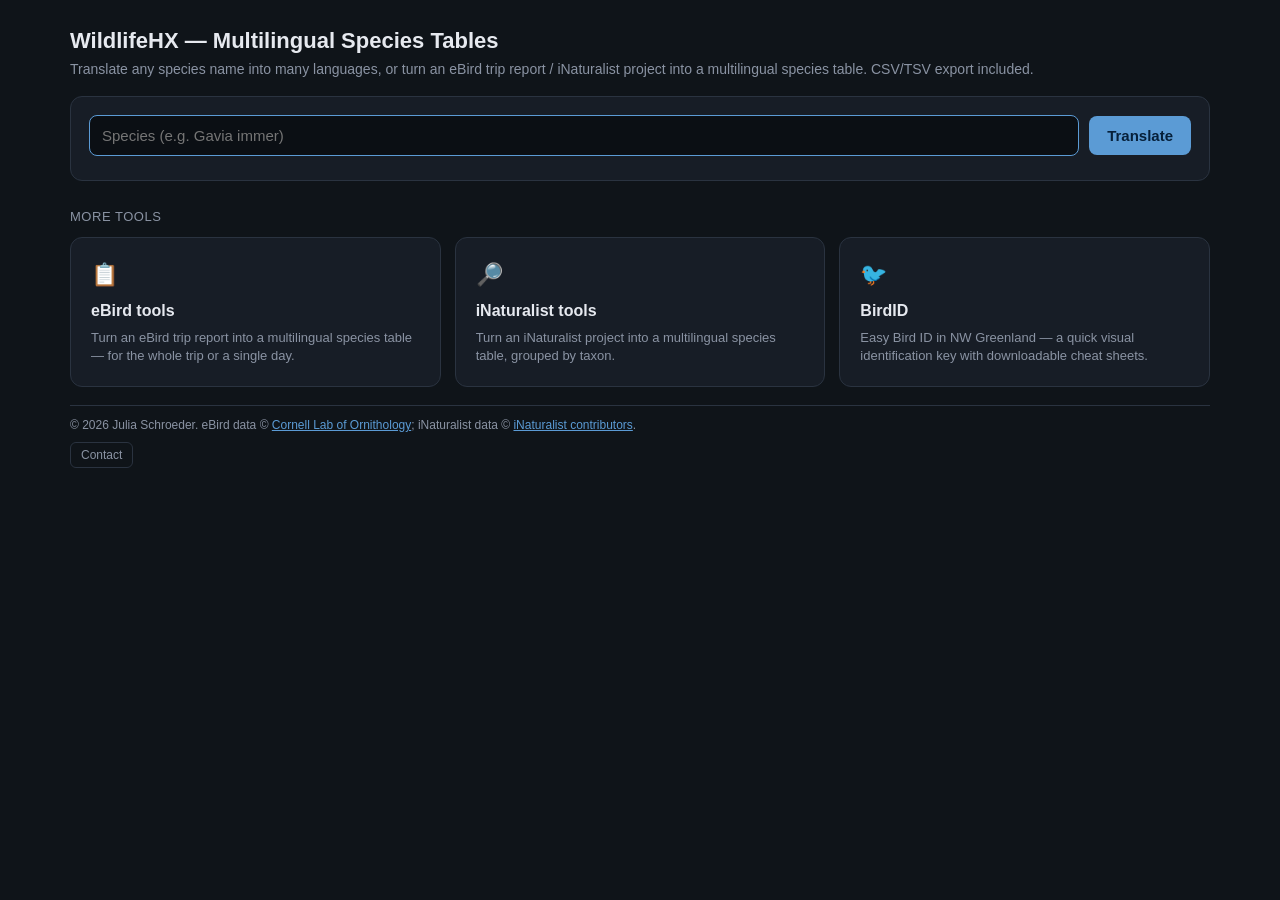
<file: index.html>
<!doctype html>
<html lang="en">
<head>
<meta charset="utf-8">
<meta name="viewport" content="width=device-width, initial-scale=1">
<title>WildlifeHX — Multilingual Species Tables</title>
<link rel="stylesheet" href="styles.css">
</head>
<body>
<div class="wrap">
  <h1>WildlifeHX — Multilingual Species Tables</h1>
  <p class="sub">Translate any species name into many languages, or turn an eBird trip report / iNaturalist project into a multilingual species table. CSV/TSV export included.</p>

  <!-- ================= Species translator panel ================= -->
  <div class="panel active" id="panel-tr">
    <div class="card">
      <div class="row">
        <input id="tr_input" type="text" placeholder="Species (e.g. Gavia immer)" autofocus>
        <button id="tr_go">Translate</button>
      </div>
      <p class="meta" id="tr_status"></p>
      <div id="tr_cands"></div>
    </div>
    <div id="tr_result" class="hidden">
      <div class="card">
        <div id="tr_metainfo" class="meta"></div>
        <div id="tr_tbl" class="ngrid"></div>
        <details class="fixednote"><summary>Where the names come from</summary><p>For birds, names use the Cornell/eBird taxonomy common-name sets — the same namesets Birds of the World uses (American English, German, French, Spanish, Norwegian, Danish, Swedish, Finnish, Dutch, Polish, Russian, Chinese, Japanese). The eBird taxonomy does not expose true British English names reliably, so “British English / alternates” is still drawn from iNaturalist’s alternate-English list as a best-effort cue (it may include non-British alternates — treat it as a cue to double-check). For non-bird taxa, all names come from iNaturalist’s vernacular-name records by locale. If the wrong species appears, pick another match above.</p></details>
      </div>
    </div>
  </div>

  <p class="sectionlabel">More tools</p>
  <div class="toolgrid">
    <a class="toolcard" href="ebird.html">
      <span class="ticon">📋</span>
      <h3>eBird tools</h3>
      <p>Turn an eBird trip report into a multilingual species table — for the whole trip or a single day.</p>
    </a>
    <a class="toolcard" href="inaturalist.html">
      <span class="ticon">🔎</span>
      <h3>iNaturalist tools</h3>
      <p>Turn an iNaturalist project into a multilingual species table, grouped by taxon.</p>
    </a>
    <a class="toolcard" href="birdid.html">
      <span class="ticon">🐦</span>
      <h3>BirdID</h3>
      <p>Easy Bird ID in NW Greenland — a quick visual identification key with downloadable cheat sheets.</p>
    </a>
  </div>

  <footer class="foot"><div>© 2026 Julia Schroeder. eBird data © <a href="https://ebird.org" target="_blank" rel="noopener">Cornell Lab of Ornithology</a>; iNaturalist data © <a href="https://www.inaturalist.org" target="_blank" rel="noopener">iNaturalist contributors</a>.</div><div class="contactwrap"><button id="contact_btn" class="contactbtn" type="button" title="Reveal a contact email">Contact</button></div></footer>
</div>

<script src="shared.js"></script>
<script>
/* ====================== Species translator ====================== */
(function(){
  const $ = id => document.getElementById(id);
  const API = 'https://api.inaturalist.org/v1';
  // app.py serves both this page and /api on the same origin, so use a relative path.
  // Works locally (python3 app.py --serve) and on any host running app.py.
  const BACK = '';
  const LANGS = [
    {label:'German',                 locale:'de'},
    {label:'French',                 locale:'fr'},
    {label:'Chinese (Simplified)',   locale:'zh-CN', alt:'zh'},
    {label:'Spanish',                locale:'es'},
    {label:'Norwegian',              locale:'nb'},
    {label:'Danish',                 locale:'da'},
    {label:'Swedish',                locale:'sv'},
    {label:'Finnish',                locale:'fi'},
    {label:'Dutch',                  locale:'nl'},
    {label:'Polish',                 locale:'pl'},
    {label:'Russian',                locale:'ru'},
    {label:'Japanese',               locale:'ja'},
  ];
  // eBird-taxonomy locales for bird names (Birds-of-the-World-aligned namesets).
  // Order mirrors LANGS above. Norwegian uses eBird code 'no' (iNat uses 'nb');
  // Chinese uses eBird 'zh_SIM' (iNat uses 'zh-CN'/'zh').
  const BIRD_LANGS = [
    {label:'German',                loc:'de'},
    {label:'French',                loc:'fr'},
    {label:'Chinese (Simplified)',  loc:'zh_SIM'},
    {label:'Spanish',               loc:'es'},
    {label:'Norwegian',             loc:'no'},
    {label:'Danish',                loc:'da'},
    {label:'Swedish',               loc:'sv'},
    {label:'Finnish',               loc:'fi'},
    {label:'Dutch',                 loc:'nl'},
    {label:'Polish',                loc:'pl'},
    {label:'Russian',               loc:'ru'},
    {label:'Japanese',              loc:'ja'},
  ];
  let STATE = { results: [] };
  function status(s, cls){ const e=$('tr_status'); e.className=cls||'meta'; e.innerText=s||''; }
  function nameForLocale(names, locale, alt){
    let m = names.filter(n=> n.locale===locale);
    let v = m.find(n=>n.is_valid) || m[0];
    if(!v && alt){ m = names.filter(n=> n.locale===alt); v = m.find(n=>n.is_valid)||m[0]; }
    return v ? v.name : '';
  }
  function englishNames(names){
    const en = names.filter(n=> n.locale==='en');
    const pref = en.find(n=>n.is_valid) || en[0];
    const prefName = pref ? pref.name : '';
    const alts = en.filter(n=> n!==pref && n.name && n.name.toLowerCase()!==(prefName||'').toLowerCase()).map(n=>n.name);
    return { american: prefName, british: [...new Set(alts)].join(' / ') };
  }
  function isBird(tax){
    const it = tax.iconic_taxon_name || (tax.iconic_taxon && tax.iconic_taxon.name) || '';
    return it === 'Aves';
  }
  async function fetchBirdNames(sci){
    const r = await fetch(BACK+'/api?birdnames='+encodeURIComponent(sci));
    if(!r.ok) return null;
    return await r.json();
  }
  function renderBirdRows(tax, names, eb){
    const en = englishNames(names); // iNat alternates — used only for the British-English cue
    const rows = [
      {label:'Scientific name', value: tax.name + (tax.rank? ' ('+tax.rank+')':''), feat:true, sci:true},
      {label:'American English', value: eb.english || tax.preferred_common_name || en.american},
      {label:'British English / alternates (iNaturalist)', value: en.british},
    ];
    BIRD_LANGS.forEach(L=> rows.push({label:L.label, value: eb.names ? eb.names[L.loc] : ''}));
    let h='';
    rows.forEach(r=>{
      const cls='ntile'+(r.feat?' feat':'')+(r.sci?' sci':'');
      const v = r.value ? escapeHtml(r.value) : '<span style="color:var(--mut)">—</span>';
      h += '<div class="'+cls+'"><div class="nlab">'+escapeHtml(r.label)+'</div><div class="nval">'+v+'</div></div>';
    });
    $('tr_tbl').innerHTML=h;
  }
  function renderRows(tax, names){
    const en = englishNames(names);
    const rows = [
      {label:'Scientific name', value: tax.name + (tax.rank? ' ('+tax.rank+')':''), feat:true, sci:true},
      {label:'American English', value: tax.preferred_common_name || en.american},
      {label:'British English (iNat alternates)', value: en.british},
    ];
    LANGS.forEach(L=> rows.push({label:L.label, value: nameForLocale(names, L.locale, L.alt)}));
    let h='';
    rows.forEach(r=>{
      const cls='ntile'+(r.feat?' feat':'')+(r.sci?' sci':'');
      const v = r.value ? escapeHtml(r.value) : '<span style="color:var(--mut)">—</span>';
      h += '<div class="'+cls+'"><div class="nlab">'+escapeHtml(r.label)+'</div><div class="nval">'+v+'</div></div>';
    });
    $('tr_tbl').innerHTML=h;
  }
  function renderCands(results, chosenId){
    const box=$('tr_cands'); box.innerHTML='';
    if(!results || results.length<=1) return;
    const wrap=document.createElement('div'); wrap.style.cssText='display:flex;flex-wrap:wrap;align-items:center;gap:6px;margin-top:8px';
    const lbl=document.createElement('span'); lbl.className='smalllink'; lbl.style.marginRight='2px'; lbl.textContent='Matches:';
    wrap.appendChild(lbl);
    results.slice(0,8).forEach(t=>{
      const b=document.createElement('button'); b.className='ghost'; b.dataset.id=t.id;
      const sel = String(t.id)===String(chosenId);
      b.style.cssText='font-size:12px;padding:4px 8px'+(sel?';border-color:var(--acc);color:var(--acc)':'');
      b.innerHTML = escapeHtml(t.name) + (t.preferred_common_name? ' <span style="color:var(--mut)">— '+escapeHtml(t.preferred_common_name)+'</span>':'') + ' <span style="color:var(--mut);font-size:11px">('+escapeHtml(String(t.rank))+')</span>';
      b.addEventListener('click', ()=> loadTaxon(t));
      wrap.appendChild(b);
    });
    box.appendChild(wrap);
  }
  async function loadTaxon(t){
    status('Loading names for '+t.name+' …');
    $('tr_go').disabled=true;
    let usedBirdPath = false;
    try{
      const d = await fetch(`${API}/taxa?id=${t.id}&all_names=true&per_page=200`).then(r=>r.json());
      const tax = (d.results&&d.results[0]) || t;
      const names = tax.names || [];
      renderCands(STATE.results, tax.id);
      // For birds, use Cornell/eBird taxonomy names (= Birds of the World) when available.
      if(isBird(tax) && tax.name){
        try{
          status('Loading bird names (Cornell/eBird taxonomy; first lookup may take a moment) …');
          const eb = await fetchBirdNames(tax.name);
          if(eb && eb.found){ renderBirdRows(tax, names, eb); usedBirdPath = true; }
        }catch(e){ /* fall back to iNaturalist below */ }
      }
      if(!usedBirdPath) renderRows(tax, names);
      const src = usedBirdPath ? 'Cornell/eBird taxonomy (BotW-aligned)' : 'iNaturalist';
      const meta = (tax.preferred_common_name? escapeHtml(tax.preferred_common_name)+' — ' : '') + '<span class="sci">'+escapeHtml(tax.name)+'</span>' + (tax.rank? ' ('+escapeHtml(String(tax.rank))+')':'');
      $('tr_metainfo').innerHTML = '<span class="tag">'+meta+'</span> <span class="tag" style="color:var(--mut)">'+src+'</span> <a class="smalllink" href="https://www.inaturalist.org/taxa/'+tax.id+'" target="_blank" rel="noopener">iNaturalist ↗</a>';
      $('tr_result').classList.remove('hidden');
      status('');
    }catch(e){ status('Could not load names ('+e.message+').', 'err'); }
    finally{ $('tr_go').disabled=false; }
  }
  async function run(){
    const q=$('tr_input').value.trim(); if(!q) return;
    status('Searching “'+q+'” …'); $('tr_cands').innerHTML=''; $('tr_result').classList.add('hidden'); $('tr_tbl').innerHTML='';
    $('tr_go').disabled=true;
    try{
      const d = await fetch(`${API}/taxa?q=${encodeURIComponent(q)}&per_page=15&is_active=true`).then(r=>r.json());
      const res = d.results || [];
      if(!res.length){ status('No matches found for “'+q+'”. Try a scientific or common name.'); return; }
      const chosen = res.find(t=> t.name && t.name.toLowerCase()===q.toLowerCase())
                  || res.find(t=> t.rank==='species')
                  || res[0];
      STATE.results = res;
      renderCands(res, chosen.id);
      await loadTaxon(chosen);
    }catch(e){ status('Search failed ('+e.message+').', 'err'); }
    finally{ $('tr_go').disabled=false; }
  }
  $('tr_go').addEventListener('click', run);
  $('tr_input').addEventListener('keydown', e=>{ if(e.key==='Enter') run(); });
})();
</script>
</body>
</html>
</file>
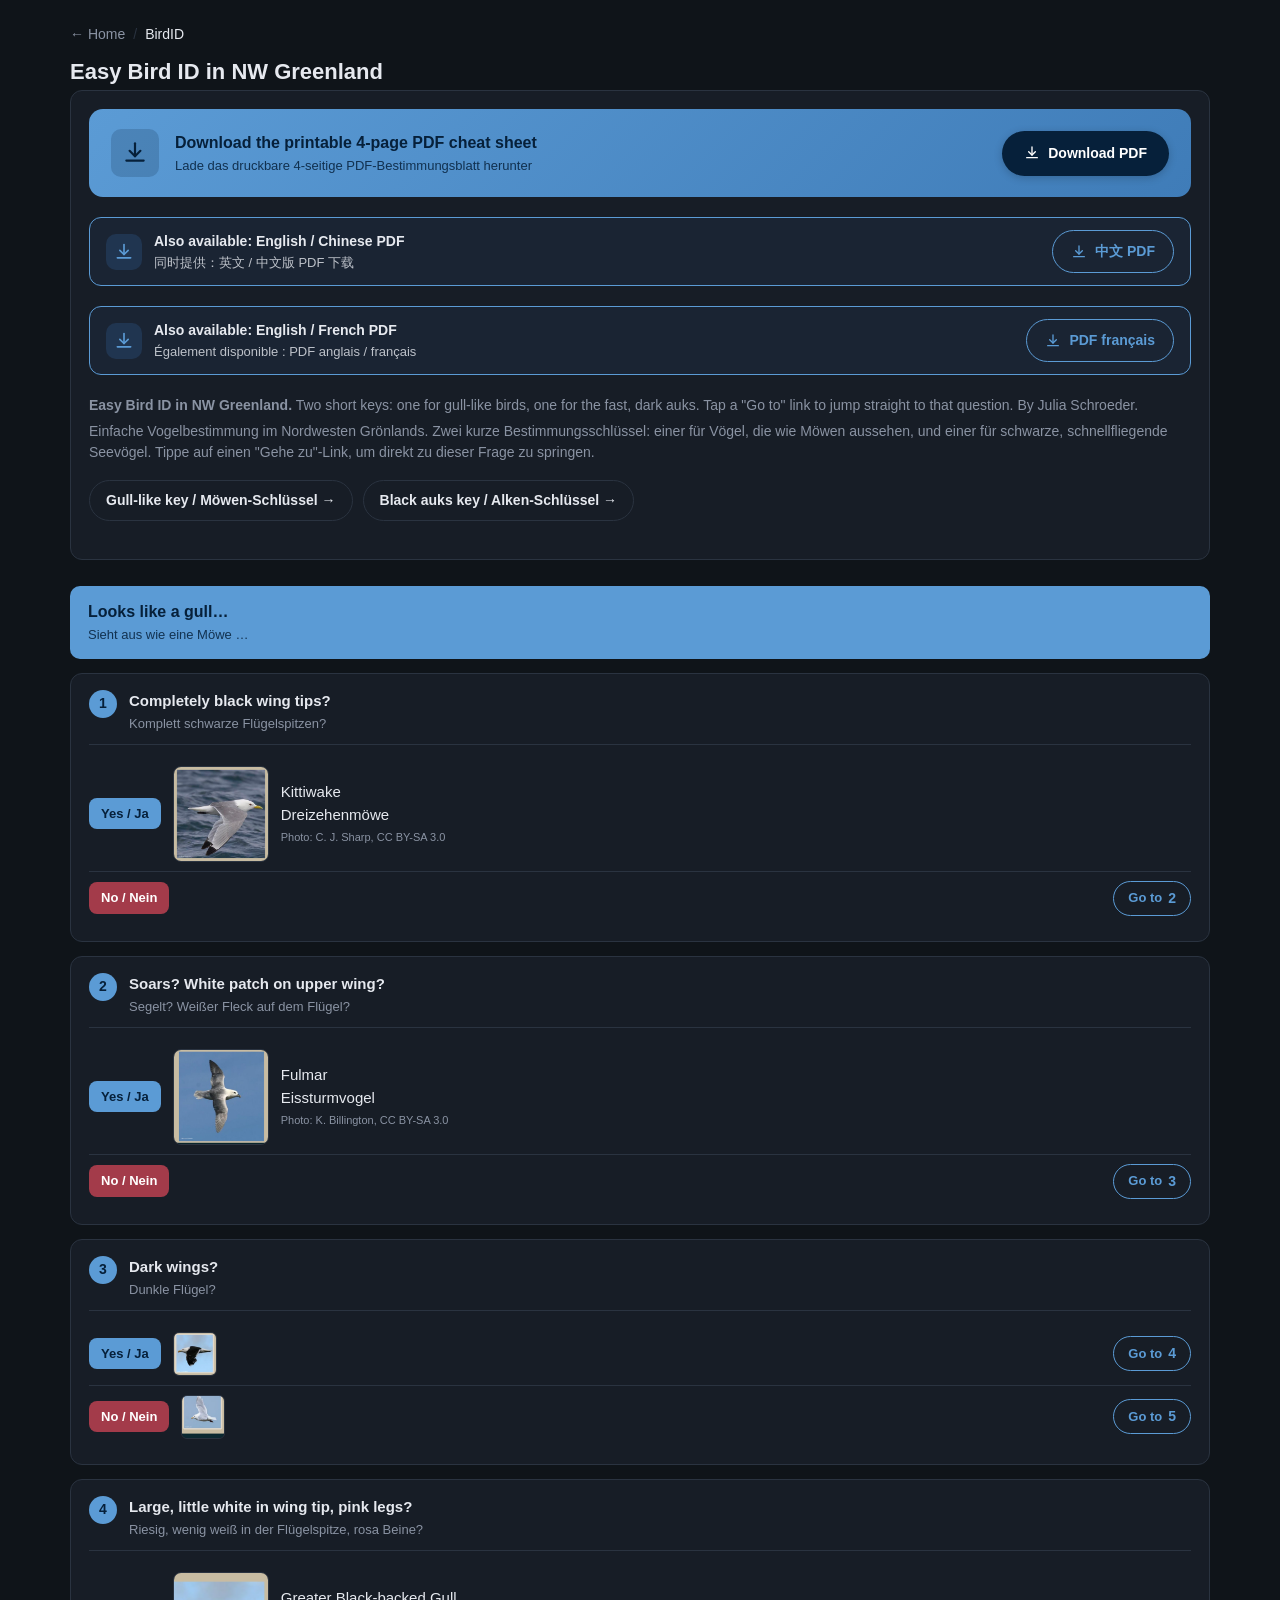
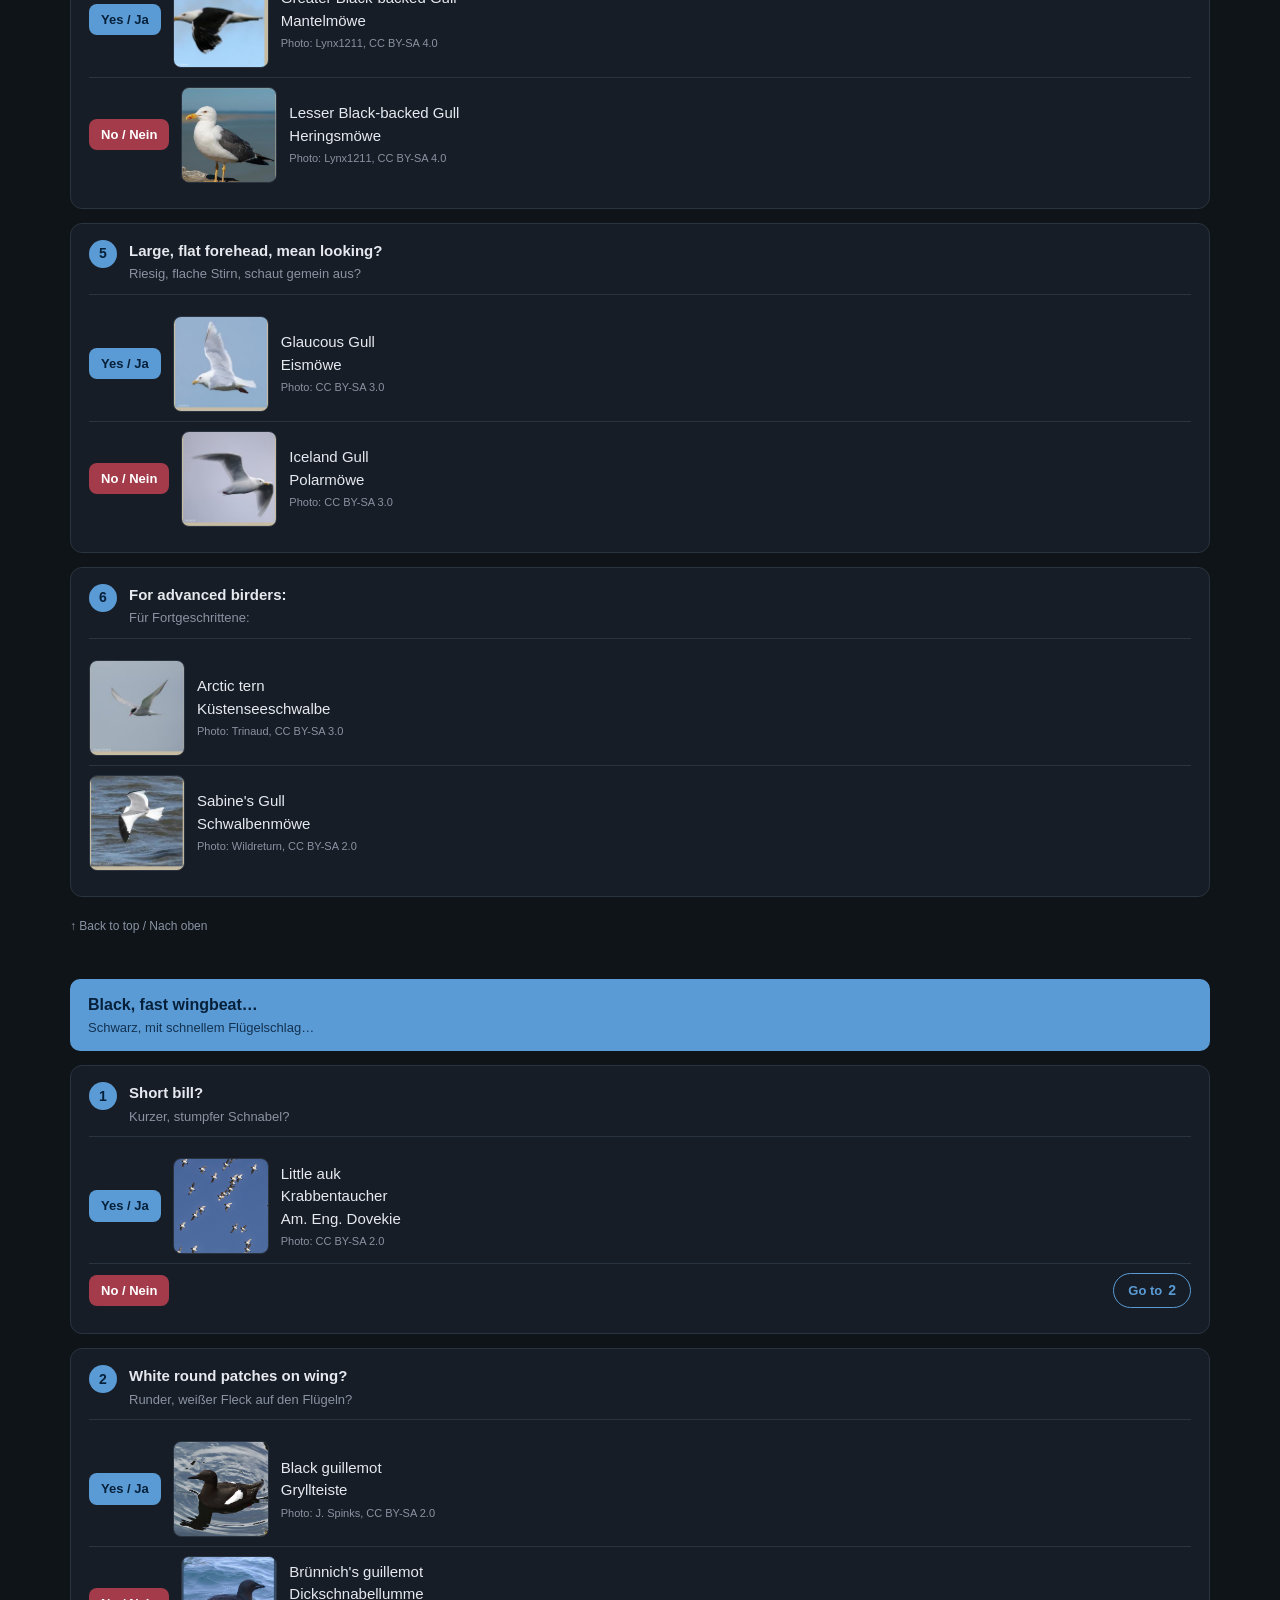
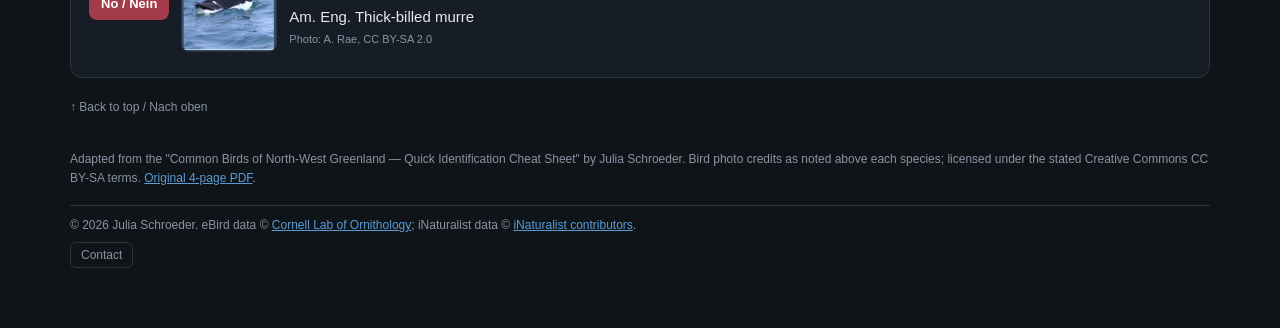
<file: birdid.html>
<!doctype html>
<html lang="en">
<head>
<meta charset="utf-8">
<meta name="viewport" content="width=device-width, initial-scale=1">
<title>Easy Bird ID in NW Greenland — WildlifeHX</title>
<link rel="stylesheet" href="styles.css">
</head>
<body>
<div class="wrap">
  <div class="crumb"><a href="index.html">← Home</a><span class="sep">/</span><span class="here">BirdID</span></div>
  <h1>Easy Bird ID in NW Greenland</h1>

  <div class="panel active" id="panel-bk">
    <div class="card">
      <a class="bk-download-hero" href="downloads/Birds-of-NW-Greenland-Cheat-Sheet.pdf" target="_blank" rel="noopener" style="text-decoration:none">
        <div class="bk-download-icon">
          <svg viewBox="0 0 24 24" fill="none" stroke="#06203a" stroke-width="2" stroke-linecap="round" stroke-linejoin="round"><path d="M12 3v12"/><path d="M7 10l5 5 5-5"/><path d="M4 19h16"/></svg>
        </div>
        <div class="bk-download-text">
          <div class="en">Download the printable 4-page PDF cheat sheet</div>
          <div class="de">Lade das druckbare 4-seitige PDF-Bestimmungsblatt herunter</div>
        </div>
        <span class="bk-download-btn">
          <svg viewBox="0 0 24 24" fill="none" stroke="currentColor" stroke-width="2" stroke-linecap="round" stroke-linejoin="round"><path d="M12 3v12"/><path d="M7 10l5 5 5-5"/><path d="M4 19h16"/></svg>
          Download PDF
        </span>
      </a>
      <a class="bk-download-secondary" href="downloads/Birds-of-NW-Greenland-Cheat-Sheet-EN-ZH.pdf" target="_blank" rel="noopener">
        <div class="bk-download-icon">
          <svg viewBox="0 0 24 24" fill="none" stroke="currentColor" stroke-width="2" stroke-linecap="round" stroke-linejoin="round"><path d="M12 3v12"/><path d="M7 10l5 5 5-5"/><path d="M4 19h16"/></svg>
        </div>
        <div class="bk-download-text">
          <div class="en">Also available: English / Chinese PDF</div>
          <div class="zh">同时提供：英文 / 中文版 PDF 下载</div>
        </div>
        <span class="bk-download-btn">
          <svg viewBox="0 0 24 24" fill="none" stroke="currentColor" stroke-width="2" stroke-linecap="round" stroke-linejoin="round"><path d="M12 3v12"/><path d="M7 10l5 5 5-5"/><path d="M4 19h16"/></svg>
          中文 PDF
        </span>
      </a>
      <a class="bk-download-secondary" href="downloads/Birds-of-NW-Greenland-Cheat-Sheet-EN-FR.pdf" target="_blank" rel="noopener">
        <div class="bk-download-icon">
          <svg viewBox="0 0 24 24" fill="none" stroke="currentColor" stroke-width="2" stroke-linecap="round" stroke-linejoin="round"><path d="M12 3v12"/><path d="M7 10l5 5 5-5"/><path d="M4 19h16"/></svg>
        </div>
        <div class="bk-download-text">
          <div class="en">Also available: English / French PDF</div>
          <div class="zh">Également disponible : PDF anglais / français</div>
        </div>
        <span class="bk-download-btn">
          <svg viewBox="0 0 24 24" fill="none" stroke="currentColor" stroke-width="2" stroke-linecap="round" stroke-linejoin="round"><path d="M12 3v12"/><path d="M7 10l5 5 5-5"/><path d="M4 19h16"/></svg>
          PDF français
        </span>
      </a>
      <div class="bk-intro">
        <div class="en"><b>Easy Bird ID in NW Greenland.</b> Two short keys: one for gull-like birds, one for the fast, dark auks. Tap a "Go to" link to jump straight to that question. By Julia Schroeder.</div>
        <div class="de">Einfache Vogelbestimmung im Nordwesten Grönlands. Zwei kurze Bestimmungsschlüssel: einer für Vögel, die wie Möwen aussehen, und einer für schwarze, schnellfliegende Seevögel. Tippe auf einen "Gehe zu"-Link, um direkt zu dieser Frage zu springen.</div>
      </div>
      <div class="bk-jumpnav">
        <a href="#gull-1">Gull-like key / Möwen-Schlüssel →</a>
        <a href="#auk-1">Black auks key / Alken-Schlüssel →</a>
      </div>
    </div>

    <div class="bk-sectionhead" id="gull-key">
      <div class="en">Looks like a gull…</div>
      <div class="de">Sieht aus wie eine Möwe …</div>
    </div>

    <div class="bkcard" id="gull-1">
      <div class="bkq"><span class="bkn">1</span>
        <div>
          <div class="bkq-en">Completely black wing tips?</div>
          <div class="bkq-de">Komplett schwarze Flügelspitzen?</div>
        </div>
      </div>
      <div class="bkrow bkresult">
        <span class="bkyes">Yes / Ja</span>
        <div class="bkspecies-photo">
          <img class="bkphoto" src="images/birdkey/kittiwake.jpg" alt="Kittiwake in flight over water">
          <div><div class="sp-en">Kittiwake</div><div class="sp-de">Dreizehenmöwe</div><div class="bkcredit">Photo: C. J. Sharp, CC BY-SA 3.0</div></div>
        </div>
      </div>
      <div class="bkrow">
        <span class="bkno">No / Nein</span>
        <a class="bkgoto" href="#gull-2">Go to <b>2</b></a>
      </div>
    </div>

    <div class="bkcard" id="gull-2">
      <div class="bkq"><span class="bkn">2</span>
        <div>
          <div class="bkq-en">Soars? White patch on upper wing?</div>
          <div class="bkq-de">Segelt? Weißer Fleck auf dem Flügel?</div>
        </div>
      </div>
      <div class="bkrow bkresult">
        <span class="bkyes">Yes / Ja</span>
        <div class="bkspecies-photo">
          <img class="bkphoto" src="images/birdkey/fulmar.jpg" alt="Fulmar in flight over water">
          <div><div class="sp-en">Fulmar</div><div class="sp-de">Eissturmvogel</div><div class="bkcredit">Photo: K. Billington, CC BY-SA 3.0</div></div>
        </div>
      </div>
      <div class="bkrow">
        <span class="bkno">No / Nein</span>
        <a class="bkgoto" href="#gull-3">Go to <b>3</b></a>
      </div>
    </div>

    <div class="bkcard" id="gull-3">
      <div class="bkq"><span class="bkn">3</span>
        <div>
          <div class="bkq-en">Dark wings?</div>
          <div class="bkq-de">Dunkle Flügel?</div>
        </div>
      </div>
      <div class="bkrow">
        <span class="bkyes">Yes / Ja</span>
        <img class="bkicon" src="images/birdkey/thumb_gbbg.jpg" alt="Dark-winged gull thumbnail">
        <a class="bkgoto" href="#gull-4">Go to <b>4</b></a>
      </div>
      <div class="bkrow">
        <span class="bkno">No / Nein</span>
        <img class="bkicon" src="images/birdkey/thumb_glaucous.jpg" alt="Pale-winged gull thumbnail">
        <a class="bkgoto" href="#gull-5">Go to <b>5</b></a>
      </div>
    </div>

    <div class="bkcard" id="gull-4">
      <div class="bkq"><span class="bkn">4</span>
        <div>
          <div class="bkq-en">Large, little white in wing tip, pink legs?</div>
          <div class="bkq-de">Riesig, wenig weiß in der Flügelspitze, rosa Beine?</div>
        </div>
      </div>
      <div class="bkrow bkresult">
        <span class="bkyes">Yes / Ja</span>
        <div class="bkspecies-photo">
          <img class="bkphoto" src="images/birdkey/greatbb.jpg" alt="Greater Black-backed Gull in flight">
          <div><div class="sp-en">Greater Black-backed Gull</div><div class="sp-de">Mantelmöwe</div><div class="bkcredit">Photo: Lynx1211, CC BY-SA 4.0</div></div>
        </div>
      </div>
      <div class="bkrow bkresult">
        <span class="bkno">No / Nein</span>
        <div class="bkspecies-photo">
          <img class="bkphoto" src="images/birdkey/lesserbb.jpg" alt="Lesser Black-backed Gull perched">
          <div><div class="sp-en">Lesser Black-backed Gull</div><div class="sp-de">Heringsmöwe</div><div class="bkcredit">Photo: Lynx1211, CC BY-SA 4.0</div></div>
        </div>
      </div>
    </div>

    <div class="bkcard" id="gull-5">
      <div class="bkq"><span class="bkn">5</span>
        <div>
          <div class="bkq-en">Large, flat forehead, mean looking?</div>
          <div class="bkq-de">Riesig, flache Stirn, schaut gemein aus?</div>
        </div>
      </div>
      <div class="bkrow bkresult">
        <span class="bkyes">Yes / Ja</span>
        <div class="bkspecies-photo">
          <img class="bkphoto" src="images/birdkey/glaucous.jpg" alt="Glaucous Gull in flight">
          <div><div class="sp-en">Glaucous Gull</div><div class="sp-de">Eismöwe</div><div class="bkcredit">Photo: CC BY-SA 3.0</div></div>
        </div>
      </div>
      <div class="bkrow bkresult">
        <span class="bkno">No / Nein</span>
        <div class="bkspecies-photo">
          <img class="bkphoto" src="images/birdkey/iceland.jpg" alt="Iceland Gull in flight">
          <div><div class="sp-en">Iceland Gull</div><div class="sp-de">Polarmöwe</div><div class="bkcredit">Photo: CC BY-SA 3.0</div></div>
        </div>
      </div>
    </div>

    <div class="bkcard" id="gull-6">
      <div class="bkq"><span class="bkn">6</span>
        <div>
          <div class="bkq-en">For advanced birders:</div>
          <div class="bkq-de">Für Fortgeschrittene:</div>
        </div>
      </div>
      <div class="bkrow bkresult">
        <div class="bkspecies-photo">
          <img class="bkphoto" src="images/birdkey/arctictern.jpg" alt="Arctic Tern in flight">
          <div><div class="sp-en">Arctic tern</div><div class="sp-de">Küstenseeschwalbe</div><div class="bkcredit">Photo: Trinaud, CC BY-SA 3.0</div></div>
        </div>
      </div>
      <div class="bkrow bkresult">
        <div class="bkspecies-photo">
          <img class="bkphoto" src="images/birdkey/sabines.jpg" alt="Sabine's Gull in flight">
          <div><div class="sp-en">Sabine's Gull</div><div class="sp-de">Schwalbenmöwe</div><div class="bkcredit">Photo: Wildreturn, CC BY-SA 2.0</div></div>
        </div>
      </div>
    </div>
    <a class="bk-totop" href="#panel-bk">↑ Back to top / Nach oben</a>

    <div class="bk-sectionhead" id="auk-key">
      <div class="en">Black, fast wingbeat…</div>
      <div class="de">Schwarz, mit schnellem Flügelschlag…</div>
    </div>

    <div class="bkcard" id="auk-1">
      <div class="bkq"><span class="bkn">1</span>
        <div>
          <div class="bkq-en">Short bill?</div>
          <div class="bkq-de">Kurzer, stumpfer Schnabel?</div>
        </div>
      </div>
      <div class="bkrow bkresult">
        <span class="bkyes">Yes / Ja</span>
        <div class="bkspecies-photo">
          <img class="bkphoto" src="images/birdkey/littleauk.jpg" alt="Flock of Little Auks in flight">
          <div><div class="sp-en">Little auk</div><div class="sp-de">Krabbentaucher</div><div class="sp-alt">Am. Eng. Dovekie</div><div class="bkcredit">Photo: CC BY-SA 2.0</div></div>
        </div>
      </div>
      <div class="bkrow">
        <span class="bkno">No / Nein</span>
        <a class="bkgoto" href="#auk-2">Go to <b>2</b></a>
      </div>
    </div>

    <div class="bkcard" id="auk-2">
      <div class="bkq"><span class="bkn">2</span>
        <div>
          <div class="bkq-en">White round patches on wing?</div>
          <div class="bkq-de">Runder, weißer Fleck auf den Flügeln?</div>
        </div>
      </div>
      <div class="bkrow bkresult">
        <span class="bkyes">Yes / Ja</span>
        <div class="bkspecies-photo">
          <img class="bkphoto" src="images/birdkey/blackguillemot.jpg" alt="Black Guillemot swimming, white wing patch">
          <div><div class="sp-en">Black guillemot</div><div class="sp-de">Gryllteiste</div><div class="bkcredit">Photo: J. Spinks, CC BY-SA 2.0</div></div>
        </div>
      </div>
      <div class="bkrow bkresult">
        <span class="bkno">No / Nein</span>
        <div class="bkspecies-photo">
          <img class="bkphoto" src="images/birdkey/brunnichs.jpg" alt="Brünnich's guillemot swimming">
          <div><div class="sp-en">Brünnich's guillemot</div><div class="sp-de">Dickschnabellumme</div><div class="sp-alt">Am. Eng. Thick-billed murre</div><div class="bkcredit">Photo: A. Rae, CC BY-SA 2.0</div></div>
        </div>
      </div>
    </div>
    <a class="bk-totop" href="#panel-bk">↑ Back to top / Nach oben</a>

    <p class="bk-note">Adapted from the "Common Birds of North-West Greenland — Quick Identification Cheat Sheet" by Julia Schroeder. Bird photo credits as noted above each species; licensed under the stated Creative Commons CC BY-SA terms. <a href="downloads/Birds-of-NW-Greenland-Cheat-Sheet.pdf" target="_blank" rel="noopener">Original 4-page PDF</a>.</p>
  </div>


  <footer class="foot"><div>© 2026 Julia Schroeder. eBird data © <a href="https://ebird.org" target="_blank" rel="noopener">Cornell Lab of Ornithology</a>; iNaturalist data © <a href="https://www.inaturalist.org" target="_blank" rel="noopener">iNaturalist contributors</a>.</div><div class="contactwrap"><button id="contact_btn" class="contactbtn" type="button" title="Reveal a contact email">Contact</button></div></footer>
</div>

<script src="shared.js"></script>
</body>
</html>
</file>
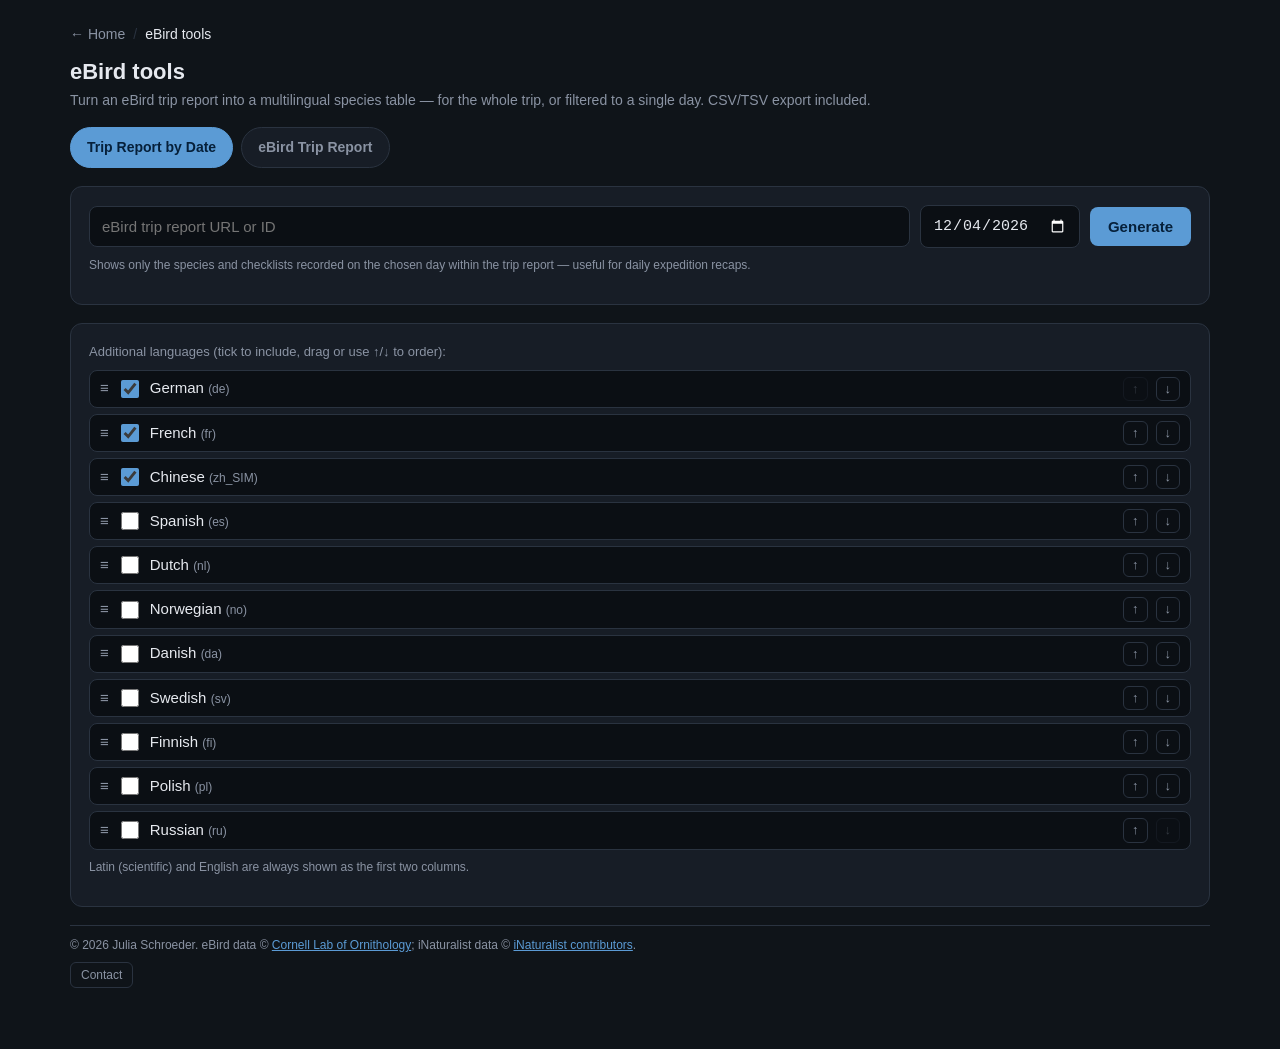
<file: ebird.html>
<!doctype html>
<html lang="en">
<head>
<meta charset="utf-8">
<meta name="viewport" content="width=device-width, initial-scale=1">
<title>eBird tools — WildlifeHX</title>
<link rel="stylesheet" href="styles.css">
</head>
<body>
<div class="wrap">
  <div class="crumb"><a href="index.html">← Home</a><span class="sep">/</span><span class="here">eBird tools</span></div>
  <h1>eBird tools</h1>
  <p class="sub">Turn an eBird trip report into a multilingual species table — for the whole trip, or filtered to a single day. CSV/TSV export included.</p>

  <div class="tabs">
    <div class="tab active" data-tab="td">Trip Report by Date</div>
    <div class="tab" data-tab="eb">eBird Trip Report</div>
  </div>

  <div class="panel active" id="panel-td">
    <div class="card">
      <div class="row">
        <input id="td_url" type="text" placeholder="eBird trip report URL or ID">
        <input id="td_date" type="date">
        <button id="td_go">Generate</button>
      </div>
      <p class="meta" id="td_status"></p>
      <p class="fixednote">Shows only the species and checklists recorded on the chosen day within the trip report — useful for daily expedition recaps.</p>
    </div>
    <div class="card">
      <p class="langtitle">Additional languages (tick to include, drag or use ↑/↓ to order):</p>
      <div id="td_langlist" class="langlist"></div>
      <p class="fixednote">Latin (scientific) and English are always shown as the first two columns.</p>
    </div>
    <div id="td_result" class="hidden">
      <div class="card">
        <div id="td_metainfo" class="meta"></div>
        <div id="td_checklists"></div>
        <div class="tools" style="margin-top:10px">
          <button class="ghost" id="td_csv">Download CSV</button>
          <button class="ghost" id="td_tsv">Copy TSV (paste into Excel)</button>
        </div>
        <div style="overflow:auto; max-height:70vh"><table id="td_tbl"></table></div>
      </div>
    </div>
  </div>


  <div class="panel" id="panel-eb">
    <div class="card">
      <div class="row">
        <input id="eb_url" type="text">
        <button id="eb_go">Generate</button>
      </div>
      <p class="meta" id="eb_status"></p>
    </div>
    <div class="card">
      <p class="langtitle">Additional languages (tick to include, drag or use ↑/↓ to order):</p>
      <div id="eb_langlist" class="langlist"></div>
      <p class="fixednote">Latin (scientific) and English are always shown as the first two columns.</p>
    </div>
    <div id="eb_result" class="hidden">
      <div class="card">
        <div id="eb_metainfo" class="meta"></div>
        <div class="tools" style="margin-top:10px">
          <button class="ghost" id="eb_csv">Download CSV</button>
          <button class="ghost" id="eb_tsv">Copy TSV (paste into Excel)</button>
        </div>
        <div style="overflow:auto; max-height:70vh"><table id="eb_tbl"></table></div>
      </div>
    </div>
  </div>


  <footer class="foot"><div>© 2026 Julia Schroeder. eBird data © <a href="https://ebird.org" target="_blank" rel="noopener">Cornell Lab of Ornithology</a>; iNaturalist data © <a href="https://www.inaturalist.org" target="_blank" rel="noopener">iNaturalist contributors</a>.</div><div class="contactwrap"><button id="contact_btn" class="contactbtn" type="button" title="Reveal a contact email">Contact</button></div></footer>
</div>

<script src="shared.js"></script>
<script>
initTabs();
/* ====================== eBird tool ====================== */
(function(){
  const $ = id => document.getElementById(id);
  // app.py serves both this page and /api on the same origin, so use a relative path.
  // Works locally (python3 app.py --serve) and on any host running app.py.
  const API = '';
  let LAST = null;
  const ALL_LANGS = [
    {key:'german_name',    label:'German',    locale:'de'},
    {key:'french_name',    label:'French',    locale:'fr'},
    {key:'chinese_name',   label:'Chinese',   locale:'zh_SIM'},
    {key:'spanish_name',   label:'Spanish',   locale:'es'},
    {key:'dutch_name',     label:'Dutch',     locale:'nl'},
    {key:'norwegian_name', label:'Norwegian', locale:'no'},
    {key:'danish_name',    label:'Danish',    locale:'da'},
    {key:'swedish_name',   label:'Swedish',   locale:'sv'},
    {key:'finnish_name',   label:'Finnish',   locale:'fi'},
    {key:'polish_name',    label:'Polish',    locale:'pl'},
    {key:'russian_name',   label:'Russian',   locale:'ru'},
  ];
  const DEFAULT_ON = new Set(['german_name','french_name','chinese_name']);
  let LANGS = ALL_LANGS.map(l=>({...l, on: DEFAULT_ON.has(l.key)}));
  function selectedLangs(){ return LANGS.filter(l=>l.on); }

  // pre-fill the trip report field with the last one used (this tab or the Trip Report by Date tab).
  (function(){ const saved = getLastTrip(); if(saved) $('eb_url').value = saved; })();

  function renderLangPicker(){
    const list = $('eb_langlist'); list.innerHTML = '';
    LANGS.forEach((l, i)=>{
      const div = document.createElement('div'); div.className='langitem'; div.draggable=true; div.dataset.i=i;
      div.innerHTML = '<span class="grip" title="drag to reorder">≡</span>'+
        '<input type="checkbox" '+(l.on?'checked':'')+'>'+
        '<span class="lbl">'+escapeHtml(l.label)+' <span style="color:var(--mut);font-size:12px">('+l.locale+')</span></span>'+
        '<button class="mini" data-dir="-1" '+(i===0?'disabled':'')+'>↑</button>'+
        '<button class="mini" data-dir="1" '+(i===LANGS.length-1?'disabled':'')+'>↓</button>';
      div.querySelector('input').addEventListener('change', e=>{ LANGS[i].on=e.target.checked; refresh(); });
      div.querySelectorAll('button.mini').forEach(b=> b.addEventListener('click', ()=>{
        const dir=parseInt(b.dataset.dir,10); const j=i+dir; if(j<0||j>=LANGS.length) return;
        [LANGS[i],LANGS[j]]=[LANGS[j],LANGS[i]]; renderLangPicker(); refresh();
      }));
      div.addEventListener('dragstart', e=>{ e.dataTransfer.effectAllowed='move'; e.dataTransfer.setData('text/plain', String(i)); div.style.opacity='0.4'; });
      div.addEventListener('dragend', ()=>{ div.style.opacity='1'; document.querySelectorAll('.langitem').forEach(x=>x.classList.remove('dragover')); });
      div.addEventListener('dragover', e=>{ e.preventDefault(); div.classList.add('dragover'); });
      div.addEventListener('dragleave', ()=> div.classList.remove('dragover'));
      div.addEventListener('drop', e=>{ e.preventDefault(); div.classList.remove('dragover'); const from=parseInt(e.dataTransfer.getData('text/plain'),10); const to=i; if(isNaN(from)||from===to) return; const moved=LANGS.splice(from,1)[0]; LANGS.splice(to,0,moved); renderLangPicker(); refresh(); });
      list.appendChild(div);
    });
  }
  function colSpec(){ const cols=[['scientific_name','Latin name'],['english_name','English']]; selectedLangs().forEach(l=> cols.push([l.key,l.label])); return cols; }

  async function run(){
    const url=$('eb_url').value.trim(); if(!url) return;
    setLastTrip(url);
    $('eb_go').disabled=true; $('eb_status').className='meta';
    $('eb_status').textContent='Fetching… (first run downloads the eBird taxonomy, ~15 MB across languages, then caches it)';
    $('eb_result').classList.add('hidden');
    try{
      const r=await fetch(API+'/api?trip='+encodeURIComponent(url));
      if(!r.ok){ const t=await r.text(); throw new Error(t||('HTTP '+r.status)); }
      LAST=await r.json(); refresh(); $('eb_status').textContent='';
    }catch(e){
      $('eb_status').className='meta err'; $('eb_status').textContent='Error: '+e.message;
    }finally{ $('eb_go').disabled=false; }
  }
  function refresh(){
    if(!LAST) return; renderMeta(LAST.meta||{}, LAST.rows||[]); renderTable(LAST.rows||[]); $('eb_result').classList.remove('hidden');
  }
  function renderMeta(m, rows){
    rows = rows || [];
    const bits=[];
    if(m.num_species!=null) bits.push(m.num_species+' species');
    if(m.num_other_taxa!=null) bits.push(m.num_other_taxa+' other taxa');
    if(m.num_checklists!=null) bits.push(m.num_checklists+' checklists');
    if(m.num_locations!=null) bits.push(m.num_locations+' locations');
    if(m.countries&&m.countries.length) bits.push(escapeHtml(m.countries.join(' / ')));
    let html = bits.length ? '<span class="tag">'+bits.join('</span> <span class="tag">')+'</span>' : '';
    // per-supergroup summary (eBird = birds only)
    const indiv = rows.reduce((s,r)=> s+(r.obs_count||0), 0);
    const sgline = indiv>0
      ? 'Birds: <b>'+rows.length+'</b> taxa · <b>'+indiv.toLocaleString()+'</b> individuals'
      : 'Birds: <b>'+rows.length+'</b> taxa · individuals not reported';
    html += '<div style="margin-top:8px;font-size:13px">'+sgline+'</div>';
    if(m.narrative) html += '<div style="margin-top:6px">'+escapeHtml(m.narrative)+'</div>';
    if(m.chinese_fallback_count && selectedLangs().some(l=>l.key==='chinese_name')){
      html += '<div style="margin-top:6px;color:var(--mut);font-size:12px">Chinese names: '+(m.chinese_native_count||0)+' native; '+(m.chinese_fallback_count||0)+' shown as IOC English fallback (grey italic) for species not occurring in China.</div>';
    }
    $('eb_metainfo').innerHTML=html;
  }
  function renderTable(rows){
    const cols=colSpec(); let t='<thead><tr>'; cols.forEach(c=> t+='<th>'+c[1]+'</th>'); t+='</tr></thead><tbody>';
    rows.forEach(r=>{ t+='<tr>'; cols.forEach(c=>{ const v=r[c[0]]==null?'':r[c[0]]; let cls=c[0]==='scientific_name'?' class="sci"':''; if(c[0]==='chinese_name'&&r.chinese_is_fallback) cls=' class="fb"'; t+='<td'+cls+'>'+escapeHtml(String(v))+'</td>'; }); t+='</tr>'; });
    t+='</tbody>'; $('eb_tbl').innerHTML=t;
  }
  function toDelim(sep){
    const cols=colSpec(); const header=cols.map(c=>c[1]).join(sep);
    const body=(LAST.rows||[]).map(r=> cols.map(c=>{ let v=(r[c[0]]==null?'':String(r[c[0]])); return sep==='\t'?v:v.replace(/"/g,'""'); }).map(v=> sep==='\t'?v:('"'+v+'"')).join(sep)).join('\n');
    return header+'\n'+body;
  }
  $('eb_go').addEventListener('click', run);
  $('eb_url').addEventListener('keydown', e=>{ if(e.key==='Enter') run(); });
  $('eb_csv').addEventListener('click', ()=>{ const blob=new Blob(["\uFEFF"+toDelim(',')],{type:'text/csv;charset=utf-8'}); const a=document.createElement('a'); a.href=URL.createObjectURL(blob); a.download='tripreport_species.csv'; a.click(); });
  $('eb_tsv').addEventListener('click', async ()=>{ try{ await navigator.clipboard.writeText(toDelim('\t')); flash('TSV copied to clipboard'); }catch(e){ flash('Copy blocked — use Download CSV'); } });
  function flash(msg){ const b=$('eb_tsv'); const o=b.textContent; b.textContent=msg; setTimeout(()=>b.textContent=o,1200); }
  renderLangPicker();
})();

/* ====================== Trip Report by Date tool ====================== */
(function(){
  const $ = id => document.getElementById(id);
  // app.py serves both this page and /api on the same origin, so use a relative path.
  // Works locally (python3 app.py --serve) and on any host running app.py.
  const API = '';
  let LAST = null;
  const ALL_LANGS = [
    {key:'german_name',    label:'German',    locale:'de'},
    {key:'french_name',    label:'French',    locale:'fr'},
    {key:'chinese_name',   label:'Chinese',   locale:'zh_SIM'},
    {key:'spanish_name',   label:'Spanish',   locale:'es'},
    {key:'dutch_name',     label:'Dutch',     locale:'nl'},
    {key:'norwegian_name', label:'Norwegian', locale:'no'},
    {key:'danish_name',    label:'Danish',    locale:'da'},
    {key:'swedish_name',   label:'Swedish',   locale:'sv'},
    {key:'finnish_name',   label:'Finnish',   locale:'fi'},
    {key:'polish_name',    label:'Polish',    locale:'pl'},
    {key:'russian_name',   label:'Russian',   locale:'ru'},
  ];
  const DEFAULT_ON = new Set(['german_name','french_name','chinese_name']);
  let LANGS = ALL_LANGS.map(l=>({...l, on: DEFAULT_ON.has(l.key)}));
  function selectedLangs(){ return LANGS.filter(l=>l.on); }

  // default the date picker to today, in the visitor's local timezone, and
  // pre-fill the trip report field with the last one used (this tab or the eBird tab).
  (function(){
    const d=new Date(); const pad=n=>String(n).padStart(2,'0');
    $('td_date').value = d.getFullYear()+'-'+pad(d.getMonth()+1)+'-'+pad(d.getDate());
    const saved = getLastTrip(); if(saved) $('td_url').value = saved;
  })();

  function renderLangPicker(){
    const list = $('td_langlist'); list.innerHTML = '';
    LANGS.forEach((l, i)=>{
      const div = document.createElement('div'); div.className='langitem'; div.draggable=true; div.dataset.i=i;
      div.innerHTML = '<span class="grip" title="drag to reorder">≡</span>'+
        '<input type="checkbox" '+(l.on?'checked':'')+'>'+
        '<span class="lbl">'+escapeHtml(l.label)+' <span style="color:var(--mut);font-size:12px">('+l.locale+')</span></span>'+
        '<button class="mini" data-dir="-1" '+(i===0?'disabled':'')+'>↑</button>'+
        '<button class="mini" data-dir="1" '+(i===LANGS.length-1?'disabled':'')+'>↓</button>';
      div.querySelector('input').addEventListener('change', e=>{ LANGS[i].on=e.target.checked; refresh(); });
      div.querySelectorAll('button.mini').forEach(b=> b.addEventListener('click', ()=>{
        const dir=parseInt(b.dataset.dir,10); const j=i+dir; if(j<0||j>=LANGS.length) return;
        [LANGS[i],LANGS[j]]=[LANGS[j],LANGS[i]]; renderLangPicker(); refresh();
      }));
      div.addEventListener('dragstart', e=>{ e.dataTransfer.effectAllowed='move'; e.dataTransfer.setData('text/plain', String(i)); div.style.opacity='0.4'; });
      div.addEventListener('dragend', ()=>{ div.style.opacity='1'; document.querySelectorAll('.langitem').forEach(x=>x.classList.remove('dragover')); });
      div.addEventListener('dragover', e=>{ e.preventDefault(); div.classList.add('dragover'); });
      div.addEventListener('dragleave', ()=> div.classList.remove('dragover'));
      div.addEventListener('drop', e=>{ e.preventDefault(); div.classList.remove('dragover'); const from=parseInt(e.dataTransfer.getData('text/plain'),10); const to=i; if(isNaN(from)||from===to) return; const moved=LANGS.splice(from,1)[0]; LANGS.splice(to,0,moved); renderLangPicker(); refresh(); });
      list.appendChild(div);
    });
  }
  function colSpec(){ const cols=[['scientific_name','Latin name'],['english_name','English']]; selectedLangs().forEach(l=> cols.push([l.key,l.label])); return cols; }

  async function run(){
    const url=$('td_url').value.trim(); if(!url) return;
    setLastTrip(url);
    const date=$('td_date').value; if(!date){ $('td_status').className='meta err'; $('td_status').textContent='Pick a date first.'; return; }
    $('td_go').disabled=true; $('td_status').className='meta';
    $('td_status').textContent='Fetching… (first run downloads the eBird taxonomy, then caches it; checking each species against that day can take a few seconds)';
    $('td_result').classList.add('hidden');
    try{
      const r=await fetch(API+'/api?trip='+encodeURIComponent(url)+'&date='+encodeURIComponent(date));
      if(!r.ok){ const t=await r.text(); throw new Error(t||('HTTP '+r.status)); }
      LAST=await r.json(); refresh(); $('td_status').textContent='';
    }catch(e){
      $('td_status').className='meta err'; $('td_status').textContent='Error: '+e.message;
    }finally{ $('td_go').disabled=false; }
  }
  function refresh(){
    if(!LAST) return; renderMeta(LAST.meta||{}, LAST.rows||[]); renderChecklists(LAST.checklists||[]); renderTable(LAST.rows||[]); $('td_result').classList.remove('hidden');
  }
  function renderMeta(m, rows){
    rows = rows || [];
    const bits=[];
    if(m.date) bits.push(m.date);
    bits.push((m.num_checklists||0)+' checklist'+(m.num_checklists===1?'':'s'));
    if(m.num_locations!=null) bits.push(m.num_locations+' location'+(m.num_locations===1?'':'s'));
    if(m.countries&&m.countries.length) bits.push(escapeHtml(m.countries.join(' / ')));
    let html = bits.length ? '<span class="tag">'+bits.join('</span> <span class="tag">')+'</span>' : '';
    const indiv = rows.reduce((s,r)=> s+(r.obs_count||0), 0);
    const sgline = rows.length
      ? 'Birds: <b>'+rows.length+'</b> species · <b>'+indiv.toLocaleString()+'</b> individuals on this date'
      : 'No species recorded on this date yet.';
    html += '<div style="margin-top:8px;font-size:13px">'+sgline+'</div>';
    if(m.chinese_fallback_count && selectedLangs().some(l=>l.key==='chinese_name')){
      html += '<div style="margin-top:6px;color:var(--mut);font-size:12px">Chinese names: '+(m.chinese_native_count||0)+' native; '+(m.chinese_fallback_count||0)+' shown as IOC English fallback (grey italic) for species not occurring in China.</div>';
    }
    $('td_metainfo').innerHTML=html;
  }
  function renderChecklists(cls){
    if(!cls || !cls.length){ $('td_checklists').innerHTML=''; return; }
    let html = '<div class="langtitle" style="margin:10px 0 6px">Checklists on this date</div><div style="display:flex;flex-direction:column;gap:6px">';
    cls.forEach(c=>{
      const dt = c.obsDt ? (c.obsDt + (c.obsTime? ' '+c.obsTime:'')) : (c.isoObsDate||'');
      html += '<div style="font-size:13px">'+escapeHtml(dt)+' — '+escapeHtml(c.locName||'')+
              (c.numSpecies!=null? ' — '+c.numSpecies+' species':'')+
              (c.subId? ' — <a href="https://ebird.org/checklist/'+encodeURIComponent(c.subId)+'" target="_blank" rel="noopener">view checklist ↗</a>':'')+'</div>';
    });
    html += '</div>';
    $('td_checklists').innerHTML = html;
  }
  function renderTable(rows){
    const cols=colSpec(); let t='<thead><tr>'; cols.forEach(c=> t+='<th>'+c[1]+'</th>'); t+='<th>Count</th></tr></thead><tbody>';
    rows.forEach(r=>{ t+='<tr>'; cols.forEach(c=>{ const v=r[c[0]]==null?'':r[c[0]]; let cls=c[0]==='scientific_name'?' class="sci"':''; if(c[0]==='chinese_name'&&r.chinese_is_fallback) cls=' class="fb"'; t+='<td'+cls+'>'+escapeHtml(String(v))+'</td>'; }); t+='<td>'+(r.obs_count||0)+'</td></tr>'; });
    t+='</tbody>'; $('td_tbl').innerHTML=t;
  }
  function toDelim(sep){
    const cols=colSpec().concat([['obs_count','Count']]); const header=cols.map(c=>c[1]).join(sep);
    const body=(LAST.rows||[]).map(r=> cols.map(c=>{ let v=(r[c[0]]==null?'':String(r[c[0]])); return sep==='\t'?v:v.replace(/"/g,'""'); }).map(v=> sep==='\t'?v:('"'+v+'"')).join(sep)).join('\n');
    return header+'\n'+body;
  }
  $('td_go').addEventListener('click', run);
  $('td_url').addEventListener('keydown', e=>{ if(e.key==='Enter') run(); });
  $('td_csv').addEventListener('click', ()=>{ const blob=new Blob(["\uFEFF"+toDelim(',')],{type:'text/csv;charset=utf-8'}); const a=document.createElement('a'); a.href=URL.createObjectURL(blob); a.download='tripreport_species_by_date.csv'; a.click(); });
  $('td_tsv').addEventListener('click', async ()=>{ try{ await navigator.clipboard.writeText(toDelim('\t')); flash('TSV copied to clipboard'); }catch(e){ flash('Copy blocked — use Download CSV'); } });
  function flash(msg){ const b=$('td_tsv'); const o=b.textContent; b.textContent=msg; setTimeout(()=>b.textContent=o,1200); }
  renderLangPicker();
})();

</script>
</body>
</html>
</file>
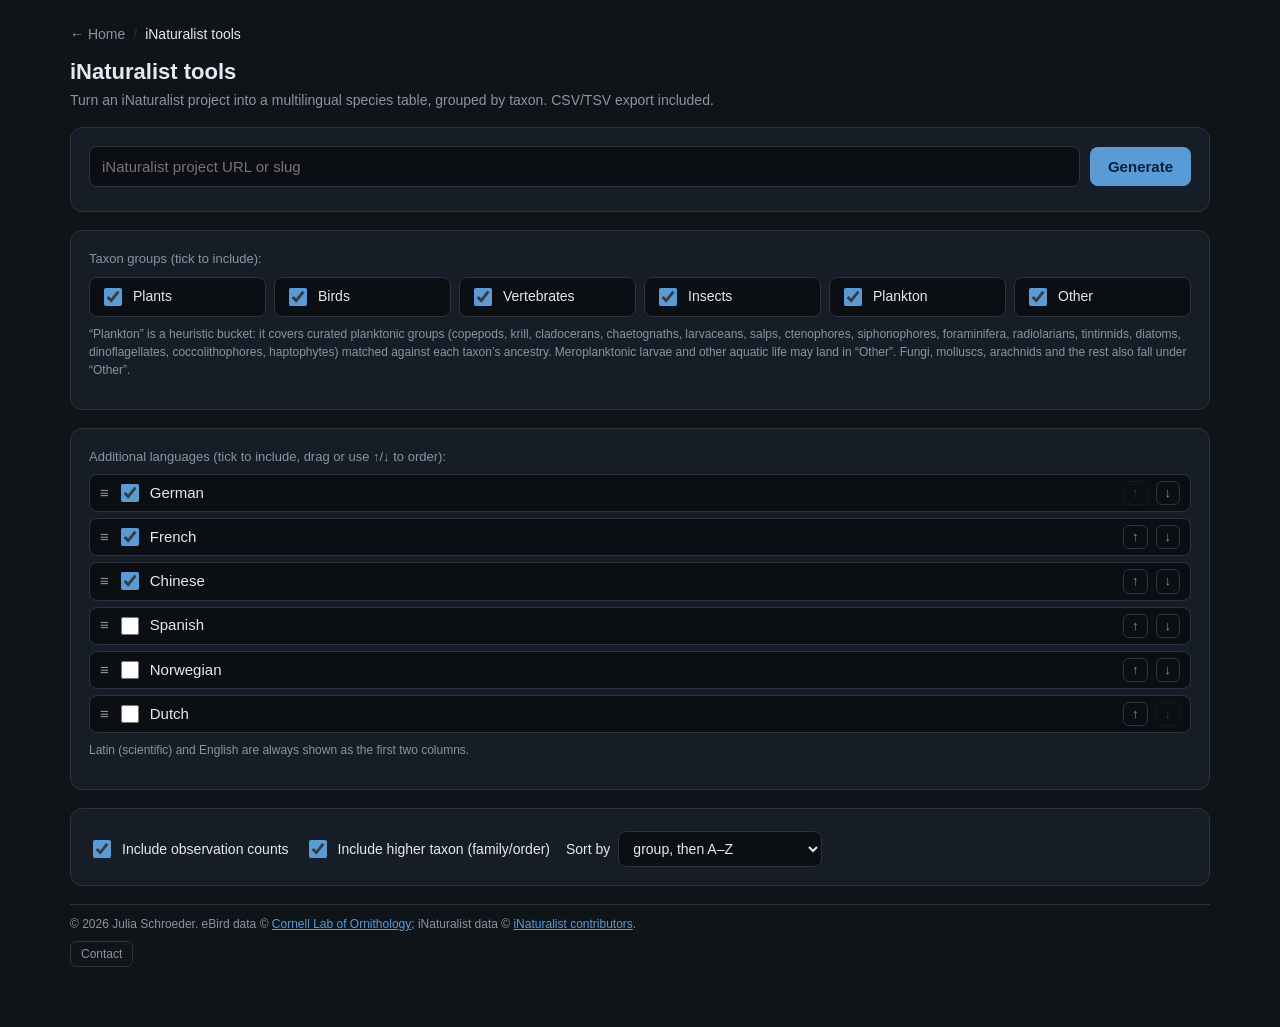
<file: inaturalist.html>
<!doctype html>
<html lang="en">
<head>
<meta charset="utf-8">
<meta name="viewport" content="width=device-width, initial-scale=1">
<title>iNaturalist tools — WildlifeHX</title>
<link rel="stylesheet" href="styles.css">
</head>
<body>
<div class="wrap">
  <div class="crumb"><a href="index.html">← Home</a><span class="sep">/</span><span class="here">iNaturalist tools</span></div>
  <h1>iNaturalist tools</h1>
  <p class="sub">Turn an iNaturalist project into a multilingual species table, grouped by taxon. CSV/TSV export included.</p>

  <div class="panel active" id="panel-in">
    <div class="card">
      <div class="row">
        <input id="in_url" type="text" placeholder="iNaturalist project URL or slug">
        <button id="in_go">Generate</button>
      </div>
      <p class="meta" id="in_status"></p>
      <div class="progress hidden" id="in_progbar"><i></i></div>
    </div>
    <div class="card">
      <p class="cattitle">Taxon groups (tick to include):</p>
      <div id="in_catgrid" class="catgrid"></div>
      <p class="fixednote">“Plankton” is a heuristic bucket: it covers curated planktonic groups (copepods, krill, cladocerans, chaetognaths, larvaceans, salps, ctenophores, siphonophores, foraminifera, radiolarians, tintinnids, diatoms, dinoflagellates, coccolithophores, haptophytes) matched against each taxon’s ancestry. Meroplanktonic larvae and other aquatic life may land in “Other”. Fungi, molluscs, arachnids and the rest also fall under “Other”.</p>
    </div>
    <div class="card">
      <p class="langtitle">Additional languages (tick to include, drag or use ↑/↓ to order):</p>
      <div id="in_langlist" class="langlist"></div>
      <p class="fixednote">Latin (scientific) and English are always shown as the first two columns.</p>
    </div>
    <div class="card">
      <div class="opts">
        <label class="opt"><input type="checkbox" id="in_optcount" checked> Include observation counts</label>
        <label class="opt"><input type="checkbox" id="in_opttaxon" checked> Include higher taxon (family/order)</label>
        <span class="opt">Sort by
          <select id="in_sortsel">
            <option value="cat">group, then A–Z</option>
            <option value="sci">scientific name A–Z</option>
            <option value="obs">observations (high → low)</option>
          </select>
        </span>
      </div>
    </div>
    <div id="in_result" class="hidden">
      <div class="card">
        <div id="in_metainfo" class="meta"></div>
        <div class="tools" style="margin-top:10px">
          <button class="ghost" id="in_csv">Download CSV</button>
          <button class="ghost" id="in_tsv">Copy TSV (paste into Excel)</button>
          <span id="in_rowcount" class="smalllink"></span>
        </div>
        <div style="overflow:auto; max-height:70vh"><table id="in_tbl"></table></div>
      </div>
    </div>
  </div>

  <footer class="foot"><div>© 2026 Julia Schroeder. eBird data © <a href="https://ebird.org" target="_blank" rel="noopener">Cornell Lab of Ornithology</a>; iNaturalist data © <a href="https://www.inaturalist.org" target="_blank" rel="noopener">iNaturalist contributors</a>.</div><div class="contactwrap"><button id="contact_btn" class="contactbtn" type="button" title="Reveal a contact email">Contact</button></div></footer>
</div>

<script src="shared.js"></script>
<script>
/* ====================== iNaturalist tool ====================== */
(function(){
  const $ = id => document.getElementById(id);
  const API = 'https://api.inaturalist.org/v1';
  let LAST = null;

  const PLANKTON_IDS = new Set([121643,85507,153112,85532,68305,151827,129725,152874,51104,51508,152823,348288,211193,1276261,123880,130225,828871,51845,152021]);
  const CHONDRICHTHYES = 196614;
  const VERTEBRATE_ICONIC = new Set(['Mammalia','Reptilia','Amphibia','Actinopterygii']);
  const ALL_LANGS = [
    {key:'german_name',    label:'German',    locales:['de']},
    {key:'french_name',    label:'French',    locales:['fr']},
    {key:'chinese_name',   label:'Chinese',   locales:['zh-CN','zh-Hans','zh'], cjk:true},
    {key:'spanish_name',   label:'Spanish',   locales:['es']},
    {key:'norwegian_name', label:'Norwegian', locales:['nb','nn','no']},
    {key:'dutch_name',     label:'Dutch',     locales:['nl']},
  ];
  const DEFAULT_ON = new Set(['german_name','french_name','chinese_name']);
  let LANGS = ALL_LANGS.map(l=>({...l, on: DEFAULT_ON.has(l.key)}));
  const CATS = [{key:'Plants',label:'Plants'},{key:'Birds',label:'Birds'},{key:'Vertebrates',label:'Vertebrates'},{key:'Insects',label:'Insects'},{key:'Plankton',label:'Plankton'},{key:'Other',label:'Other'}];
  let CAT_ON = {}; CATS.forEach(c=>CAT_ON[c.key]=true);
  function selectedLangs(){ return LANGS.filter(l=>l.on); }

  function classify(iconic, ancestorIds, selfId){
    if(iconic==='Aves') return 'Birds';
    if(iconic==='Plantae') return 'Plants';
    if(iconic==='Insecta') return 'Insects';
    if(VERTEBRATE_ICONIC.has(iconic)) return 'Vertebrates';
    const anc = new Set(ancestorIds||[]); if(selfId) anc.add(selfId);
    if(anc.has(CHONDRICHTHYES)) return 'Vertebrates';
    for(const id of PLANKTON_IDS){ if(anc.has(id)) return 'Plankton'; }
    return 'Other';
  }
  // Preference order for the "Higher taxon" column, by category. The first ancestor
  // found at one of these ranks is used; e.g. birds/plants prefer Family (Anatidae,
  // Asteraceae), insects prefer Order (Lepidoptera, Coleoptera).
  const HIGHER_TAXON_PREFS = {
    Plants:['family','order','class','phylum'],
    Birds:['family','order','class','phylum'],
    Insects:['order','family','class','phylum'],
    Vertebrates:['order','family','class','phylum'],
    Plankton:['order','class','family','phylum'],
    Other:['class','phylum','order','family']
  };
  function pickHigherTaxon(ancestorIds, byId, category){
    const prefs=HIGHER_TAXON_PREFS[category]||HIGHER_TAXON_PREFS.Other;
    const byRank={};
    for(const id of (ancestorIds||[])){
      const t=byId[id]; if(!t||!t.rank||t.rank_level==null) continue;
      if(t.rank_level<30||t.rank_level>60) continue; // family(30)..phylum(60); skip genus/species/kingdom
      if(!byRank[t.rank]) byRank[t.rank]=t.name;
    }
    for(const r of prefs){ if(byRank[r]) return {name:byRank[r], rank:r}; }
    return null;
  }
  function parseProjectInput(raw){
    let s=(raw||'').trim(); if(!s) return null;
    const qIdx=s.indexOf('?');
    if(qIdx>=0){ const params=new URLSearchParams(s.slice(qIdx+1)); if(params.get('project_id')) return params.get('project_id'); }
    try{ const u=new URL(s.startsWith('http')?s:('https://'+s)); const parts=u.pathname.split('/').filter(Boolean); const i=parts.indexOf('projects'); if(i>=0&&parts[i+1]) return decodeURIComponent(parts[i+1]); }catch(e){}
    return s;
  }
  async function fetchJSON(url){ const r=await fetch(url,{headers:{'Accept':'application/json'}}); if(!r.ok){ const t=await r.text().catch(()=> ''); throw new Error(t||('HTTP '+r.status)); } return r.json(); }
  async function resolveProject(input){
    let d=await fetchJSON(API+'/projects/'+encodeURIComponent(input));
    if(d.results&&d.results.length) return d.results[0];
    d=await fetchJSON(API+'/projects?q='+encodeURIComponent(input)+'&per_page=1');
    if(d.results&&d.results.length) return d.results[0];
    throw new Error('Project not found: '+input);
  }
  async function fetchAllTaxa(projectId, onProgress){
    const all=[]; const PER=500; let page=1, total=Infinity;
    while(all.length<total && page<50){
      onProgress('Loading taxa page '+page+' …', all.length, Math.max(total,all.length));
      const d=await fetchJSON(API+'/observations/species_counts?project_id='+projectId+'&page='+page+'&per_page='+PER);
      total=d.total_results??total; const res=d.results||[]; if(!res.length) break;
      for(const r of res){ const t=r.taxon||{}; all.push({taxon_id:t.id,scientific_name:t.name||'',english_name:t.preferred_common_name||'',iconic:t.iconic_taxon_name||'',ancestor_ids:t.ancestor_ids||[],count:r.count||0}); }
      if(res.length<PER) break; page++;
    }
    return all;
  }
  async function fetchNames(taxa, onProgress){
    const ids=taxa.map(t=>t.taxon_id).filter(Boolean); const BATCH=100; const byId={};
    for(let i=0;i<ids.length;i+=BATCH){
      const chunk=ids.slice(i,i+BATCH);
      onProgress('Fetching names batch '+Math.floor(i/BATCH+1)+' of '+Math.ceil(ids.length/BATCH)+' …', i, ids.length);
      const d=await fetchJSON(API+'/taxa?id='+chunk.join(',')+'&all_names=true&locale=en&per_page=200');
      for(const t of (d.results||[])){ byId[t.id]=t; }
    }
    return byId;
  }
  // Fetch the ancestor taxa (names + ranks) needed to label the "Higher taxon" column.
  // Species details carry ancestor_ids but not the ancestor names; resolve them here.
  async function fetchAncestors(taxa, byId, onProgress){
    const have=new Set(Object.keys(byId).map(Number));
    const want=[]; const seen=new Set();
    for(const t of taxa){
      const anc=(byId[t.taxon_id]&&byId[t.taxon_id].ancestor_ids)||t.ancestor_ids||[];
      for(const id of anc){ const n=Number(id); if(n && !have.has(n) && !seen.has(n)){ seen.add(n); want.push(n); } }
    }
    const BATCH=100;
    for(let i=0;i<want.length;i+=BATCH){
      const chunk=want.slice(i,i+BATCH);
      onProgress('Fetching higher taxa batch '+Math.floor(i/BATCH+1)+' of '+Math.ceil(want.length/BATCH)+' …', i, want.length);
      const d=await fetchJSON(API+'/taxa?id='+chunk.join(',')+'&per_page=200');
      for(const t of (d.results||[])){ byId[t.id]=t; }
    }
  }
  function pickName(taxon, locales){
    const names=(taxon&&taxon.names)||[];
    for(const loc of locales){
      const cands=names.filter(n=>n.locale===loc); if(!cands.length) continue;
      const best=cands.find(n=>n.place_id==null&&n.is_valid)||cands.find(n=>n.is_valid)||cands[0];
      return best.name||null;
    }
    return null;
  }
  function buildRows(taxa, byId){
    const rows=[];
    for(const t of taxa){
      const detail=byId[t.taxon_id]||{}; const names=detail.names||null;
      let english=detail.preferred_common_name||t.english_name||(names?pickName({names},['en']):'')||'';
      const row={scientific_name:detail.name||t.scientific_name, english_name:english, obs_count:t.count, _ancestor:detail.ancestor_ids||t.ancestor_ids, _iconic:detail.iconic_taxon_name||t.iconic};
      for(const l of ALL_LANGS){ let name=names?pickName({names},l.locales):''; row[l.key]=name||''; if(l.cjk){ const simplified=names&&names.some(n=>n.locale==='zh-CN'||n.locale==='zh-Hans'); row.chinese_is_fallback=!!name&&!simplified; } }
      row.category=classify(row._iconic, row._ancestor, t.taxon_id);
      const ht=pickHigherTaxon(row._ancestor, byId, row.category);
      row.higher_taxon=ht?ht.name:''; row.higher_rank=ht?ht.rank:'';
      rows.push(row);
    }
    return rows;
  }
  function catCounts(rows){ const c={}; CATS.forEach(x=>c[x.key]=0); rows.forEach(r=>{ c[r.category]=(c[r.category]||0)+1; }); return c; }
  function orgCounts(rows){ const c={}; CATS.forEach(x=>c[x.key]=0); rows.forEach(r=>{ c[r.category]=(c[r.category]||0)+(r.obs_count||0); }); return c; }

  function renderCatPicker(){
    const counts=LAST?catCounts(LAST.rows):null; const grid=$('in_catgrid'); grid.innerHTML='';
    CATS.forEach(c=>{
      const on=CAT_ON[c.key]; const n=counts?counts[c.key]:0;
      const div=document.createElement('div'); div.className='catitem'+(on?'':' dim');
      div.innerHTML='<input type="checkbox" '+(on?'checked':'')+'><span class="lbl">'+c.label+'</span><span class="cnt">'+(counts!=null?n:'')+'</span>';
      div.querySelector('input').addEventListener('change', e=>{ CAT_ON[c.key]=e.target.checked; renderCatPicker(); if(LAST) refresh(); });
      grid.appendChild(div);
    });
  }
  function renderLangPicker(){
    const list=$('in_langlist'); list.innerHTML='';
    LANGS.forEach((l,i)=>{
      const div=document.createElement('div'); div.className='langitem'; div.draggable=true; div.dataset.i=i;
      div.innerHTML='<span class="grip" title="drag to reorder">≡</span><input type="checkbox" '+(l.on?'checked':'')+'><span class="lbl">'+escapeHtml(l.label)+'</span><button class="mini" data-dir="-1" '+(i===0?'disabled':'')+'>↑</button><button class="mini" data-dir="1" '+(i===LANGS.length-1?'disabled':'')+'>↓</button>';
      div.querySelector('input').addEventListener('change', e=>{ LANGS[i].on=e.target.checked; refresh(); });
      div.querySelectorAll('button.mini').forEach(b=> b.addEventListener('click', ()=>{ const dir=parseInt(b.dataset.dir,10); const j=i+dir; if(j<0||j>=LANGS.length) return; [LANGS[i],LANGS[j]]=[LANGS[j],LANGS[i]]; renderLangPicker(); refresh(); }));
      div.addEventListener('dragstart', e=>{ e.dataTransfer.effectAllowed='move'; e.dataTransfer.setData('text/plain', String(i)); div.style.opacity='0.4'; });
      div.addEventListener('dragend', ()=>{ div.style.opacity='1'; document.querySelectorAll('.langitem').forEach(x=>x.classList.remove('dragover')); });
      div.addEventListener('dragover', e=>{ e.preventDefault(); div.classList.add('dragover'); });
      div.addEventListener('dragleave', ()=> div.classList.remove('dragover'));
      div.addEventListener('drop', e=>{ e.preventDefault(); div.classList.remove('dragover'); const from=parseInt(e.dataTransfer.getData('text/plain'),10); const to=i; if(isNaN(from)||from===to) return; const moved=LANGS.splice(from,1)[0]; LANGS.splice(to,0,moved); renderLangPicker(); refresh(); });
      list.appendChild(div);
    });
  }
  function colSpec(){ const cols=[]; if($('in_opttaxon').checked) cols.push(['higher_taxon','Higher taxon']); cols.push(['scientific_name','Latin name'],['english_name','English']); selectedLangs().forEach(l=> cols.push([l.key,l.label])); if($('in_optcount').checked) cols.push(['obs_count','Obs.']); return cols; }
  function visibleRows(){
    if(!LAST) return []; let rows=LAST.rows.filter(r=>CAT_ON[r.category]); const sort=$('in_sortsel').value; rows=rows.slice();
    const sci=(a,b)=> (a.scientific_name||'').localeCompare(b.scientific_name||'');
    if(sort==='sci') rows.sort(sci); else if(sort==='obs') rows.sort((a,b)=> (b.obs_count||0)-(a.obs_count||0)||sci(a,b)); else rows.sort((a,b)=> a.category.localeCompare(b.category)||sci(a,b));
    return rows;
  }
  function refresh(){ if(!LAST) return; renderMeta(); renderTable(); $('in_result').classList.remove('hidden'); }
  function renderMeta(){
    const m=LAST.meta||{}, p=LAST.project||{}; const bits=[]; bits.push((LAST.rows.length)+' taxa');
    let html='<span class="tag">'+bits.join('</span> <span class="tag">')+'</span>';
    if(p.title) html+='<div style="margin-top:6px"><a href="https://www.inaturalist.org/projects/'+(p.slug||p.id)+'" target="_blank" rel="noopener">'+escapeHtml(p.title)+'</a></div>';
    // per-supergroup summary (all project taxa / observations)
    const sc=catCounts(LAST.rows), oc=orgCounts(LAST.rows);
    let sg='<table class="sgtable"><caption>Per supergroup</caption><thead><tr><th>Supergroup</th><th>Taxa</th><th>Observations</th></tr></thead><tbody>';
    let tSpec=0, tObs=0;
    CATS.forEach(c=>{ if(sc[c.key]){ sg+='<tr><td>'+c.label+'</td><td>'+sc[c.key]+'</td><td>'+oc[c.key].toLocaleString()+'</td></tr>'; tSpec+=sc[c.key]; tObs+=oc[c.key]; } });
    sg+='<tr class="sgtot"><td>Total</td><td>'+tSpec+'</td><td>'+tObs.toLocaleString()+'</td></tr></tbody></table>';
    sg+='<div class="sgnote">“Observations” is iNaturalist’s count of records, not individual organisms. Some IDs are coarser than species (e.g. a genus or class), so the column is labelled “Taxa”.</div>';
    html+=sg;
    const sel=selectedLangs();
    if(sel.some(l=>l.cjk)){ const rows=LAST.rows; const withChinese=rows.filter(r=>r.chinese_name).length; const nat=rows.filter(r=>r.chinese_name&&!r.chinese_is_fallback).length; const fb=rows.filter(r=>r.chinese_name&&r.chinese_is_fallback).length; const missing=rows.length-withChinese; html+='<div style="margin-top:6px;color:var(--mut);font-size:12px">Chinese names: '+nat+' simplified; '+fb+' traditional fallback (grey italic); '+missing+' blank.</div>'; }
    $('in_metainfo').innerHTML=html; $('in_rowcount').textContent=visibleRows().length+' shown';
  }
  function renderTable(){
    const rows=visibleRows(); const cols=colSpec(); let t='<thead><tr>';
    if($('in_sortsel').value==='cat') t+='<th>Category</th>';
    cols.forEach(c=> t+='<th>'+c[1]+'</th>'); t+='</tr></thead><tbody>';
    rows.forEach(r=>{ t+='<tr>'; if($('in_sortsel').value==='cat') t+='<td style="color:var(--mut);font-size:12px;white-space:nowrap">'+r.category+'</td>'; cols.forEach(c=>{ if(c[0]==='higher_taxon'){ const nm=r.higher_taxon||''; const rk=r.higher_rank?cap(r.higher_rank):''; t+='<td>'+(nm?'<span class="sci">'+escapeHtml(nm)+'</span>'+(rk?' <span style="color:var(--mut);font-size:11px">'+escapeHtml(rk)+'</span>':''):'')+'</td>'; return; } const v=r[c[0]]==null?'':r[c[0]]; let cls=c[0]==='scientific_name'?' class="sci"':''; if(c[0]==='chinese_name'&&r.chinese_is_fallback) cls=' class="fb"'; t+='<td'+cls+'>'+escapeHtml(String(v))+'</td>'; }); t+='</tr>'; });
    t+='</tbody>'; $('in_tbl').innerHTML=t;
  }
  function toDelim(sep){
    const cols=colSpec(); const useGroup=$('in_sortsel').value==='cat';
    const header=(useGroup?['Category']:[]).concat(cols.map(c=>c[1])).join(sep);
    const body=visibleRows().map(r=>{ const vals=(useGroup?[r.category]:[]).concat(cols.map(c=>{ let v; if(c[0]==='higher_taxon'){ v=r.higher_taxon?(r.higher_taxon+(r.higher_rank?' ('+cap(r.higher_rank)+')':'')):''; } else { v=(r[c[0]]==null?'':String(r[c[0]])); } return sep==='\t'?v:v.replace(/"/g,'""'); })); return vals.map(v=> sep==='\t'?v:('"'+v+'"')).join(sep); }).join('\n');
    return header+'\n'+body;
  }
  function setProg(done,total){ const bar=$('in_progbar'); const inner=bar.querySelector('i'); if(!total){ bar.classList.add('hidden'); return; } bar.classList.remove('hidden'); inner.style.width=Math.min(100,Math.round(done/Math.max(total,1)*100))+'%'; }
  async function run(){
    const raw=$('in_url').value.trim(); if(!raw) return; const input=parseProjectInput(raw);
    if(!input){ $('in_status').className='meta err'; $('in_status').textContent='Could not read a project URL, ID or slug.'; return; }
    $('in_go').disabled=true; $('in_status').className='meta'; $('in_result').classList.add('hidden'); LAST=null; renderCatPicker();
    try{
      $('in_status').textContent='Resolving project…';
      const project=await resolveProject(input);
      $('in_status').textContent='Loading taxa for "'+project.title+'" …';
      const taxa=await fetchAllTaxa(String(project.id), (msg,d,t)=>{ $('in_status').textContent=msg; setProg(d,t); });
      if(!taxa.length) throw new Error('No taxa found in this project.');
      const byId=await fetchNames(taxa, (msg,d,t)=>{ $('in_status').textContent=msg; setProg(d,t); });
      await fetchAncestors(taxa, byId, (msg,d,t)=>{ $('in_status').textContent=msg; setProg(d,t); });
      LAST={project, meta:{}, rows:buildRows(taxa,byId)}; setProg(0,0); $('in_status').textContent='';
      renderCatPicker(); refresh();
    }catch(e){ $('in_status').className='meta err'; $('in_status').textContent='Error: '+(e.message||e); setProg(0,0); }
    finally{ $('in_go').disabled=false; }
  }
  $('in_go').addEventListener('click', run);
  $('in_url').addEventListener('keydown', e=>{ if(e.key==='Enter') run(); });
  $('in_optcount').addEventListener('change', ()=>{ if(LAST) refresh(); });
  $('in_opttaxon').addEventListener('change', ()=>{ if(LAST) refresh(); });
  $('in_sortsel').addEventListener('change', ()=>{ if(LAST) refresh(); });
  $('in_csv').addEventListener('click', ()=>{ const blob=new Blob(["\uFEFF"+toDelim(',')],{type:'text/csv;charset=utf-8'}); const a=document.createElement('a'); a.href=URL.createObjectURL(blob); a.download='inat_project_taxa.csv'; a.click(); });
  $('in_tsv').addEventListener('click', async ()=>{ try{ await navigator.clipboard.writeText(toDelim('\t')); flash('TSV copied to clipboard'); }catch(e){ flash('Copy blocked — use Download CSV'); } });
  function flash(msg){ const b=$('in_tsv'); const o=b.textContent; b.textContent=msg; setTimeout(()=>b.textContent=o,1200); }
  renderLangPicker(); renderCatPicker();
})();

</script>
</body>
</html>
</file>
<file: styles.css>
:root { --bg:#0f1419; --panel:#171d26; --ink:#e6e9ef; --mut:#8a93a3;
          --acc:#5b9bd5; --line:#2a3340; --ok:#6fbf73; --warn:#e0b341; }
  * { box-sizing: border-box; }
  body { margin:0; background:var(--bg); color:var(--ink);
         font:15px/1.5 -apple-system,Segoe UI,Roboto,Helvetica,Arial,sans-serif; }
  .wrap { max-width:1180px; margin:0 auto; padding:24px 20px 60px; }
  h1 { font-size:22px; margin:0 0 2px; }
  p.sub { color:var(--mut); margin:0 0 16px; font-size:14px; }
  .tabs { display:flex; gap:8px; margin-bottom:18px; flex-wrap:wrap; }
  .tab { background:var(--panel); color:var(--mut); border:1px solid var(--line);
         border-radius:999px; padding:9px 16px; font-size:14px; font-weight:600;
         cursor:pointer; }
  .tab.active { background:var(--acc); color:#06203a; border-color:var(--acc); }
  .card { background:var(--panel); border:1px solid var(--line);
          border-radius:12px; padding:18px; margin-bottom:18px; }
  .row { display:flex; gap:10px; flex-wrap:wrap; align-items:center; }
  input[type=text] { flex:1 1 320px; min-width:200px; background:#0b0f14;
          color:var(--ink); border:1px solid var(--line); border-radius:8px;
          padding:11px 12px; font-size:15px; }
  input[type=text]:focus { outline:none; border-color:var(--acc); }
  input[type=date] { flex:0 0 auto; background:#0b0f14; color:var(--ink);
          border:1px solid var(--line); border-radius:8px; padding:11px 12px;
          font-size:15px; color-scheme:dark; }
  input[type=date]:focus { outline:none; border-color:var(--acc); }
  button { background:var(--acc); color:#06203a; border:none; border-radius:8px;
          padding:11px 18px; font-size:15px; font-weight:600; cursor:pointer; }
  button.ghost { background:transparent; color:var(--ink); border:1px solid var(--line); }
  button.mini { background:transparent; color:var(--mut); border:1px solid var(--line);
          border-radius:6px; padding:2px 8px; font-size:13px; line-height:1.4; cursor:pointer; }
  button.mini:hover { color:var(--ink); border-color:var(--acc); }
  button.mini:disabled { opacity:.3; cursor:default; }
  button:disabled { opacity:.5; cursor:default; }
  .meta { color:var(--mut); font-size:13px; margin:6px 0 0; }
  .err { color:#ff8a80; }
  table { width:100%; min-width:720px; border-collapse:collapse; font-size:14px; }
  th, td { text-align:left; padding:8px 10px; border-bottom:1px solid var(--line); vertical-align:top; }
  th { color:var(--mut); font-weight:600; font-size:12px; text-transform:uppercase;
       letter-spacing:.04em; position:sticky; top:0; background:var(--panel); z-index:1; }
  tr:hover td { background:#1b222d; }
  .sci { font-style:italic; color:#cdd4df; }
  .fb { color:var(--mut); font-style:italic; }
  .tools { display:flex; gap:8px; margin-bottom:10px; flex-wrap:wrap; align-items:center; }
  .tag { display:inline-block; background:#0b0f14; border:1px solid var(--line);
          color:var(--mut); border-radius:999px; padding:2px 10px; font-size:12px; margin-right:6px; }
  .hidden { display:none; }
  a { color:var(--acc); }
  .langtitle, .cattitle, .opttitle { font-size:13px; color:var(--mut); margin:0 0 8px; }
  .langlist { display:flex; flex-direction:column; gap:6px; }
  .langitem { display:flex; align-items:center; gap:8px; background:#0b0f14;
          border:1px solid var(--line); border-radius:8px; padding:6px 10px; }
  .langitem .grip { color:var(--mut); cursor:grab; user-select:none; font-size:15px; }
  .langitem .lbl { flex:1; }
  .langitem input, .catitem input, .opt input { accent-color:var(--acc); width:18px; height:18px; }
  .langitem.dragover { border-color:var(--acc); }
  .fixednote { font-size:12px; color:var(--mut); margin-top:8px; }
  .catgrid { display:grid; grid-template-columns:repeat(auto-fill,minmax(170px,1fr)); gap:8px; }
  .catitem { display:flex; align-items:center; gap:8px; background:#0b0f14;
          border:1px solid var(--line); border-radius:8px; padding:7px 10px; }
  .catitem .lbl { flex:1; font-size:14px; }
  .catitem .cnt { color:var(--mut); font-size:12px; }
  .catitem.dim { opacity:.5; }
  .opts { display:flex; flex-wrap:wrap; gap:16px; align-items:center; margin-top:4px; }
  .opt { display:flex; align-items:center; gap:8px; font-size:14px; color:var(--ink); }
  select { background:#0b0f14; color:var(--ink); border:1px solid var(--line);
          border-radius:8px; padding:8px 10px; font-size:14px; }
  select:focus { outline:none; border-color:var(--acc); }
  .progress { height:6px; background:#0b0f14; border:1px solid var(--line);
          border-radius:999px; overflow:hidden; margin-top:10px; }
  .progress > i { display:block; height:100%; width:0; background:var(--acc); transition:width .25s ease; }
  .smalllink { font-size:12px; color:var(--mut); }
  .foot { margin-top:18px; padding-top:10px; border-top:1px solid var(--line); color:var(--mut); font-size:12px; line-height:1.5; }
  .contactbtn { font:inherit; font-size:12px; color:var(--mut); background:transparent; border:1px solid var(--line); border-radius:6px; padding:3px 10px; cursor:pointer; }
  .contactbtn:hover { color:var(--ink); border-color:var(--acc); }
  .contactwrap { margin-top:8px; }
  .contact_addr { font-size:12px; word-break:break-all; }
  .copybtn { margin-left:6px; font:inherit; font-size:11px; color:var(--mut); background:transparent; border:none; cursor:pointer; text-decoration:underline; }
  /* translator name tiles */
  .ngrid { display:grid; grid-template-columns:repeat(auto-fill,minmax(160px,1fr)); gap:8px; }
  .ntile { background:#0b0f14; border:1px solid var(--line); border-radius:8px; padding:8px 10px; }
  .ntile.feat { grid-column:1/-1; }
  .ntile .nlab { color:var(--mut); font-size:11px; text-transform:uppercase; letter-spacing:.04em; }
  .ntile .nval { font-size:15px; margin-top:2px; overflow-wrap:anywhere; }
  .ntile.sci .nval { font-style:italic; font-size:16px; }
  details.fixednote { margin-top:8px; }
  details.fixednote summary { color:var(--mut); font-size:12px; cursor:pointer; outline:none; }
  details.fixednote p { margin:6px 0 0; font-size:12px; color:var(--mut); line-height:1.45; }
  /* per-supergroup summary */
  .sgtable { border-collapse:collapse; font-size:13px; width:auto; min-width:0; margin-top:8px; }
  .sgtable caption { caption-side:top; text-align:left; color:var(--mut); font-size:11px; margin-bottom:4px; }
  .sgtable th, .sgtable td { padding:5px 14px 5px 0; text-align:right; white-space:nowrap; }
  .sgtable th:first-child, .sgtable td:first-child { text-align:left; }
  .sgtable .sgtot td { font-weight:600; border-top:1px solid var(--line); }
  .sgnote { color:var(--mut); font-size:11px; margin-top:4px; line-height:1.4; }
  .panel { display:none; }
  .panel.active { display:block; }

  /* ===== Bird ID Key ===== */
  html { scroll-behavior:smooth; }
  .bk-download-hero { background:linear-gradient(135deg, var(--acc), #3f7cb8); border-radius:14px;
          padding:20px 22px; margin-bottom:20px; display:flex; align-items:center; gap:16px; flex-wrap:wrap; }
  .bk-download-icon { flex:0 0 auto; width:48px; height:48px; display:flex; align-items:center; justify-content:center;
          background:rgba(6,32,58,.18); border-radius:10px; }
  .bk-download-icon svg { width:26px; height:26px; }
  .bk-download-text { flex:1 1 260px; color:#06203a; }
  .bk-download-text .en { font-size:16px; font-weight:700; }
  .bk-download-text .de { font-size:13px; opacity:.85; margin-top:1px; }
  .bk-download-btn { flex:0 0 auto; background:#06203a; color:#fff; border-radius:999px; padding:12px 22px;
          font-size:14px; font-weight:700; text-decoration:none; display:inline-flex; align-items:center; gap:8px;
          box-shadow:0 2px 8px rgba(0,0,0,.2); }
  .bk-download-btn:hover { background:#0a2c4d; }
  .bk-download-btn svg { width:16px; height:16px; }
  .bk-download-secondary { border:1.5px solid var(--acc); border-radius:12px; padding:12px 16px; margin-bottom:20px;
          display:flex; align-items:center; gap:12px; flex-wrap:wrap; text-decoration:none; background:rgba(74,158,255,.06); }
  .bk-download-secondary .bk-download-icon { width:36px; height:36px; background:rgba(74,158,255,.14); }
  .bk-download-secondary .bk-download-icon svg { width:20px; height:20px; }
  .bk-download-secondary .bk-download-text { flex:1 1 200px; color:var(--ink); }
  .bk-download-secondary .bk-download-text .en { font-size:14px; font-weight:700; }
  .bk-download-secondary .bk-download-text .zh { font-size:13px; opacity:.8; margin-top:1px; }
  .bk-download-secondary .bk-download-btn { background:transparent; color:var(--acc); border:1.5px solid var(--acc);
          box-shadow:none; padding:10px 18px; }
  .bk-download-secondary .bk-download-btn:hover { background:rgba(74,158,255,.12); }
  .bk-intro { color:var(--mut); font-size:14px; margin:0 0 16px; line-height:1.55; }
  .bk-intro .de { margin-top:4px; }
  .bk-jumpnav { display:flex; gap:10px; margin-bottom:20px; flex-wrap:wrap; }
  .bk-jumpnav a { background:var(--panel); border:1px solid var(--line); color:var(--ink);
          border-radius:999px; padding:9px 16px; font-size:14px; font-weight:600; text-decoration:none; }
  .bk-jumpnav a:hover { border-color:var(--acc); color:var(--acc); }
  .bk-sectionhead { background:var(--acc); color:#06203a; border-radius:10px; padding:14px 18px; margin:26px 0 14px; scroll-margin-top:14px; }
  .bk-sectionhead:first-of-type { margin-top:0; }
  .bk-sectionhead .en { font-size:16px; font-weight:700; }
  .bk-sectionhead .de { font-size:13px; opacity:.85; margin-top:1px; }
  .bkcard { background:var(--panel); border:1px solid var(--line); border-radius:12px;
          padding:16px 18px; margin-bottom:14px; scroll-margin-top:16px; }
  .bkq { display:flex; gap:12px; align-items:flex-start; margin-bottom:12px; padding-bottom:10px; border-bottom:1px solid var(--line); }
  .bkn { flex:0 0 auto; width:28px; height:28px; border-radius:50%; background:var(--acc);
          color:#06203a; display:flex; align-items:center; justify-content:center; font-weight:700; font-size:14px; }
  .bkq-en { font-size:15px; font-weight:600; }
  .bkq-de { font-size:13px; color:var(--mut); margin-top:2px; }
  .bkrow { display:flex; align-items:center; gap:12px; padding:9px 0; flex-wrap:wrap; }
  .bkrow + .bkrow { border-top:1px solid var(--line); }
  .bkyes, .bkno { flex:0 0 auto; border-radius:8px; padding:6px 12px; font-size:13px; font-weight:700; }
  .bkyes { background:var(--acc); color:#06203a; }
  .bkno { background:#a33b4a; color:#fff; }
  .bkicon { width:44px; height:44px; object-fit:cover; border-radius:6px; border:1px solid var(--line); flex:0 0 auto; }
  .bkgoto { margin-left:auto; background:transparent; border:1px solid var(--acc); color:var(--acc);
          border-radius:999px; padding:6px 14px; font-size:13px; font-weight:600; text-decoration:none;
          display:inline-flex; align-items:center; gap:6px; }
  .bkgoto:hover { background:var(--acc); color:#06203a; }
  .bkgoto b { font-size:14px; }
  .bkspecies .sp-en { font-size:15px; font-weight:600; }
  .bkspecies .sp-de { font-size:13px; color:var(--mut); }
  .bkspecies .sp-alt { font-size:12px; color:var(--mut); font-style:italic; margin-top:1px; }
  .bkspecies-photo { display:flex; gap:12px; align-items:center; }
  .bkphoto { width:96px; height:96px; object-fit:cover; border-radius:8px; border:1px solid var(--line); flex:0 0 auto; }
  .bkcredit { font-size:11px; color:var(--mut); margin-top:3px; }
  .bk-totop { display:inline-block; margin:6px 0 18px; font-size:12px; color:var(--mut); text-decoration:none; }
  .bk-totop:hover { color:var(--acc); }
  .bk-note { font-size:12px; color:var(--mut); margin-top:16px; line-height:1.55; }
  .bk-note a { word-break:break-word; }

  /* ===== Mobile / phone ===== */
  @media (max-width:640px){
    .wrap { padding:14px 12px 44px; }
    h1 { font-size:19px; }
    p.sub { font-size:13px; margin-bottom:14px; }
    .card { padding:14px; margin-bottom:14px; }
    .tabs { gap:6px; margin-bottom:14px; }
    .tab { padding:8px 12px; font-size:13px; }
    .row { gap:8px; }
    input[type=text] { flex:1 1 0; min-width:0; font-size:16px; padding:12px; }
    input[type=date] { flex:1 1 160px; font-size:16px; padding:12px; }
    #panel-td #td_url { flex:1 1 100%; min-width:0; }
    #panel-td #td_date { flex:1 1 auto; }
    button { padding:12px 16px; font-size:16px; }
    button.mini { padding:6px 10px; font-size:14px; }
    select { font-size:16px; padding:10px 12px; }
    .langitem, .catitem { padding:9px 10px; }
    .langitem input, .catitem input, .opt input { width:20px; height:20px; }
    .catgrid { grid-template-columns:1fr 1fr; gap:6px; }
    .opts { gap:10px; }
    .opt { font-size:13px; }
    table { font-size:13px; }
    th, td { padding:6px 8px; }
    .ngrid { grid-template-columns:1fr 1fr; }
    .ntile .nval { font-size:14px; }
    .sgtable { font-size:12px; }
    #tr_tbl { min-width:0; }            /* translator 2-col table fits without sideways scroll */
    .fixednote { font-size:11px; }
    .tools { gap:6px; }
    .tools button { flex:1 1 auto; text-align:center; }
    .cands button { font-size:12px; padding:5px 9px; }
    .bkspecies-photo { flex-wrap:wrap; }
    .bkphoto { width:80px; height:80px; }
    .bkgoto { margin-left:0; width:100%; justify-content:center; }
    .bkrow { gap:8px; }
    .bk-sectionhead { padding:12px 14px; }
    .bk-download-hero { padding:16px; gap:12px; }
    .bk-download-btn { width:100%; justify-content:center; }
    .bk-download-secondary { padding:12px; gap:10px; }
    .bk-download-secondary .bk-download-btn { width:100%; justify-content:center; }
  }
  @keyframes bkflash { 0% { box-shadow:0 0 0 2px var(--acc); } 100% { box-shadow:0 0 0 2px transparent; } }
  .bkcard.bkflash { animation:bkflash 1.1s ease-out; }
  /* ====================== Multi-page nav additions ====================== */
  .crumb { display:flex; align-items:center; gap:8px; margin-bottom:10px; font-size:14px; }
  .crumb a { color:var(--mut); text-decoration:none; }
  .crumb a:hover { color:var(--acc); }
  .crumb span.sep { color:var(--line); }
  .crumb span.here { color:var(--ink); }

  .toolgrid { display:grid; grid-template-columns:repeat(3, 1fr); gap:14px; margin:6px 0 18px; }
  .toolcard { background:var(--panel); border:1px solid var(--line); border-radius:12px;
              padding:20px; text-decoration:none; color:var(--ink); display:block;
              transition:border-color .15s ease, transform .15s ease; }
  .toolcard:hover { border-color:var(--acc); transform:translateY(-2px); }
  .toolcard .ticon { font-size:22px; margin-bottom:8px; display:block; }
  .toolcard h3 { margin:0 0 6px; font-size:16px; color:var(--ink); }
  .toolcard p { margin:0; font-size:13px; color:var(--mut); line-height:1.45; }

  .sectionlabel { color:var(--mut); font-size:13px; text-transform:uppercase;
                  letter-spacing:.04em; margin:26px 0 10px; }

  @media (max-width: 640px) {
    .toolgrid { grid-template-columns:1fr; }
  }
</file>
